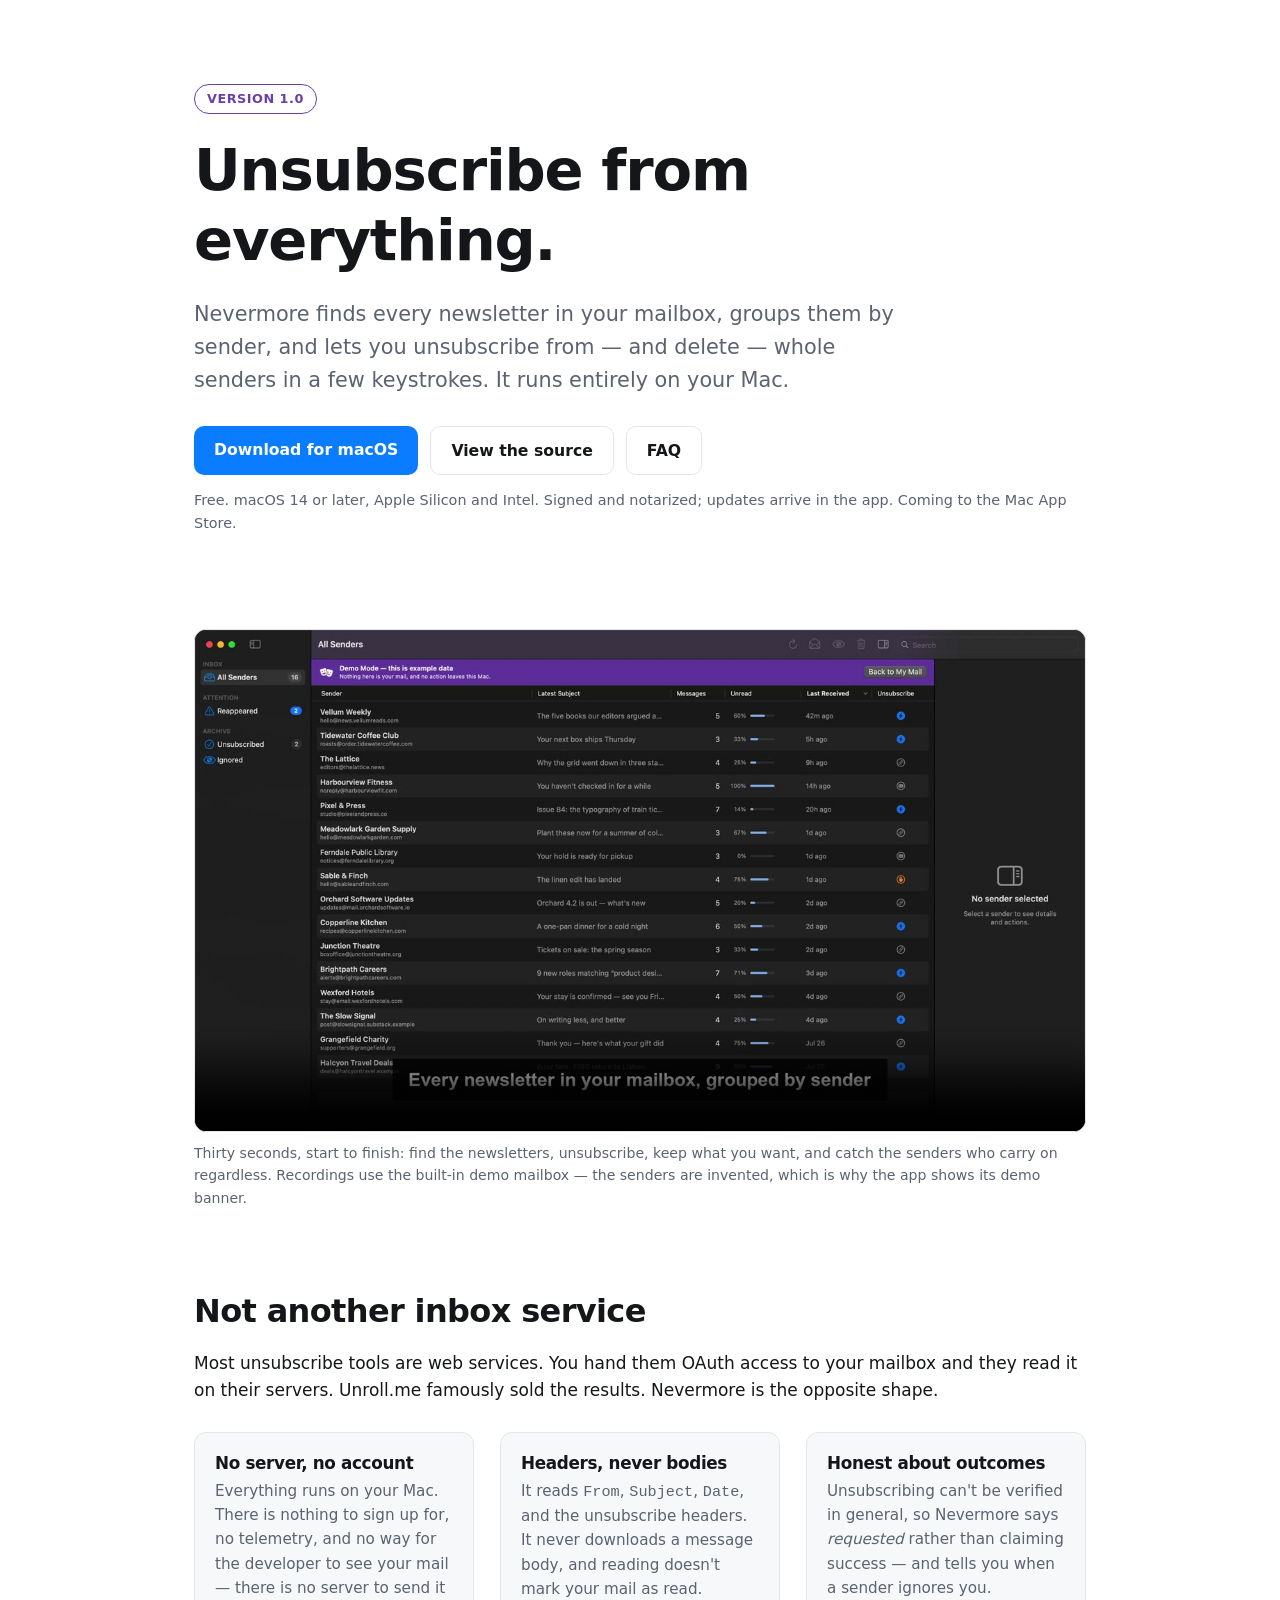
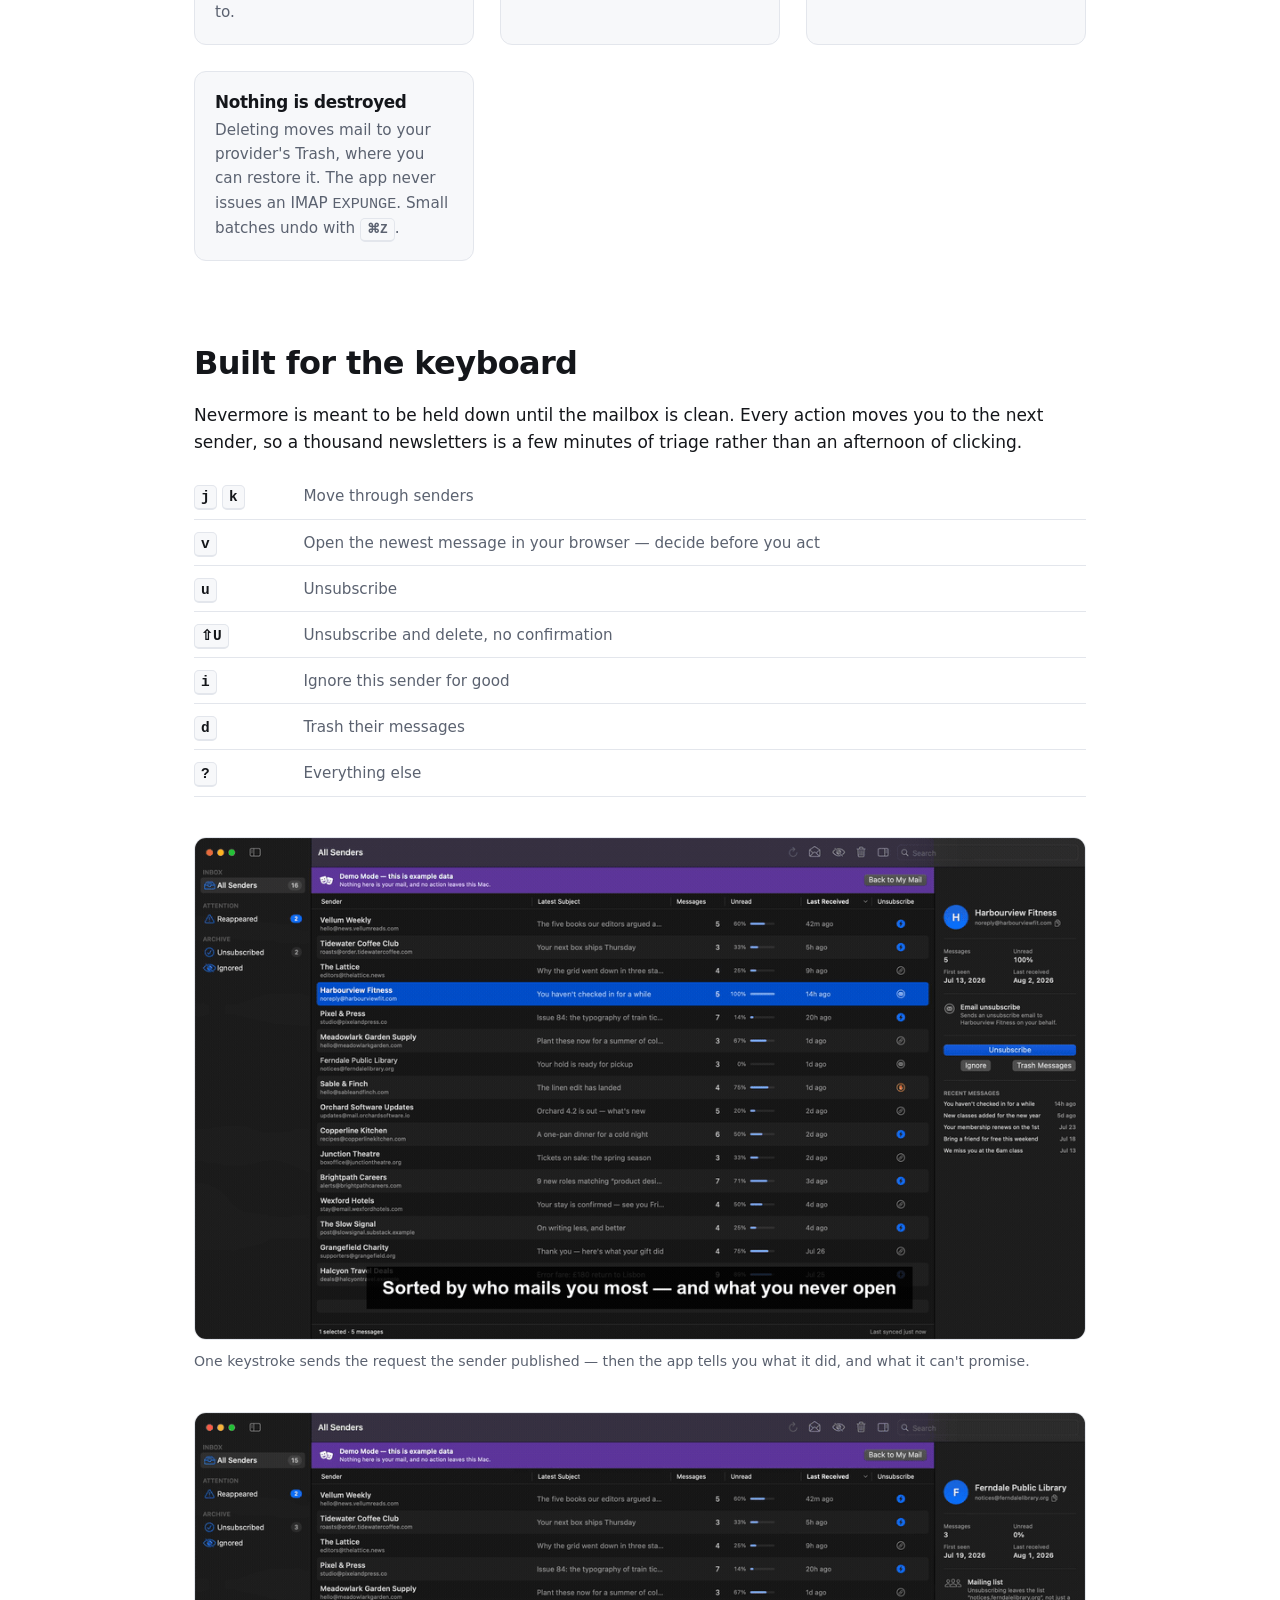
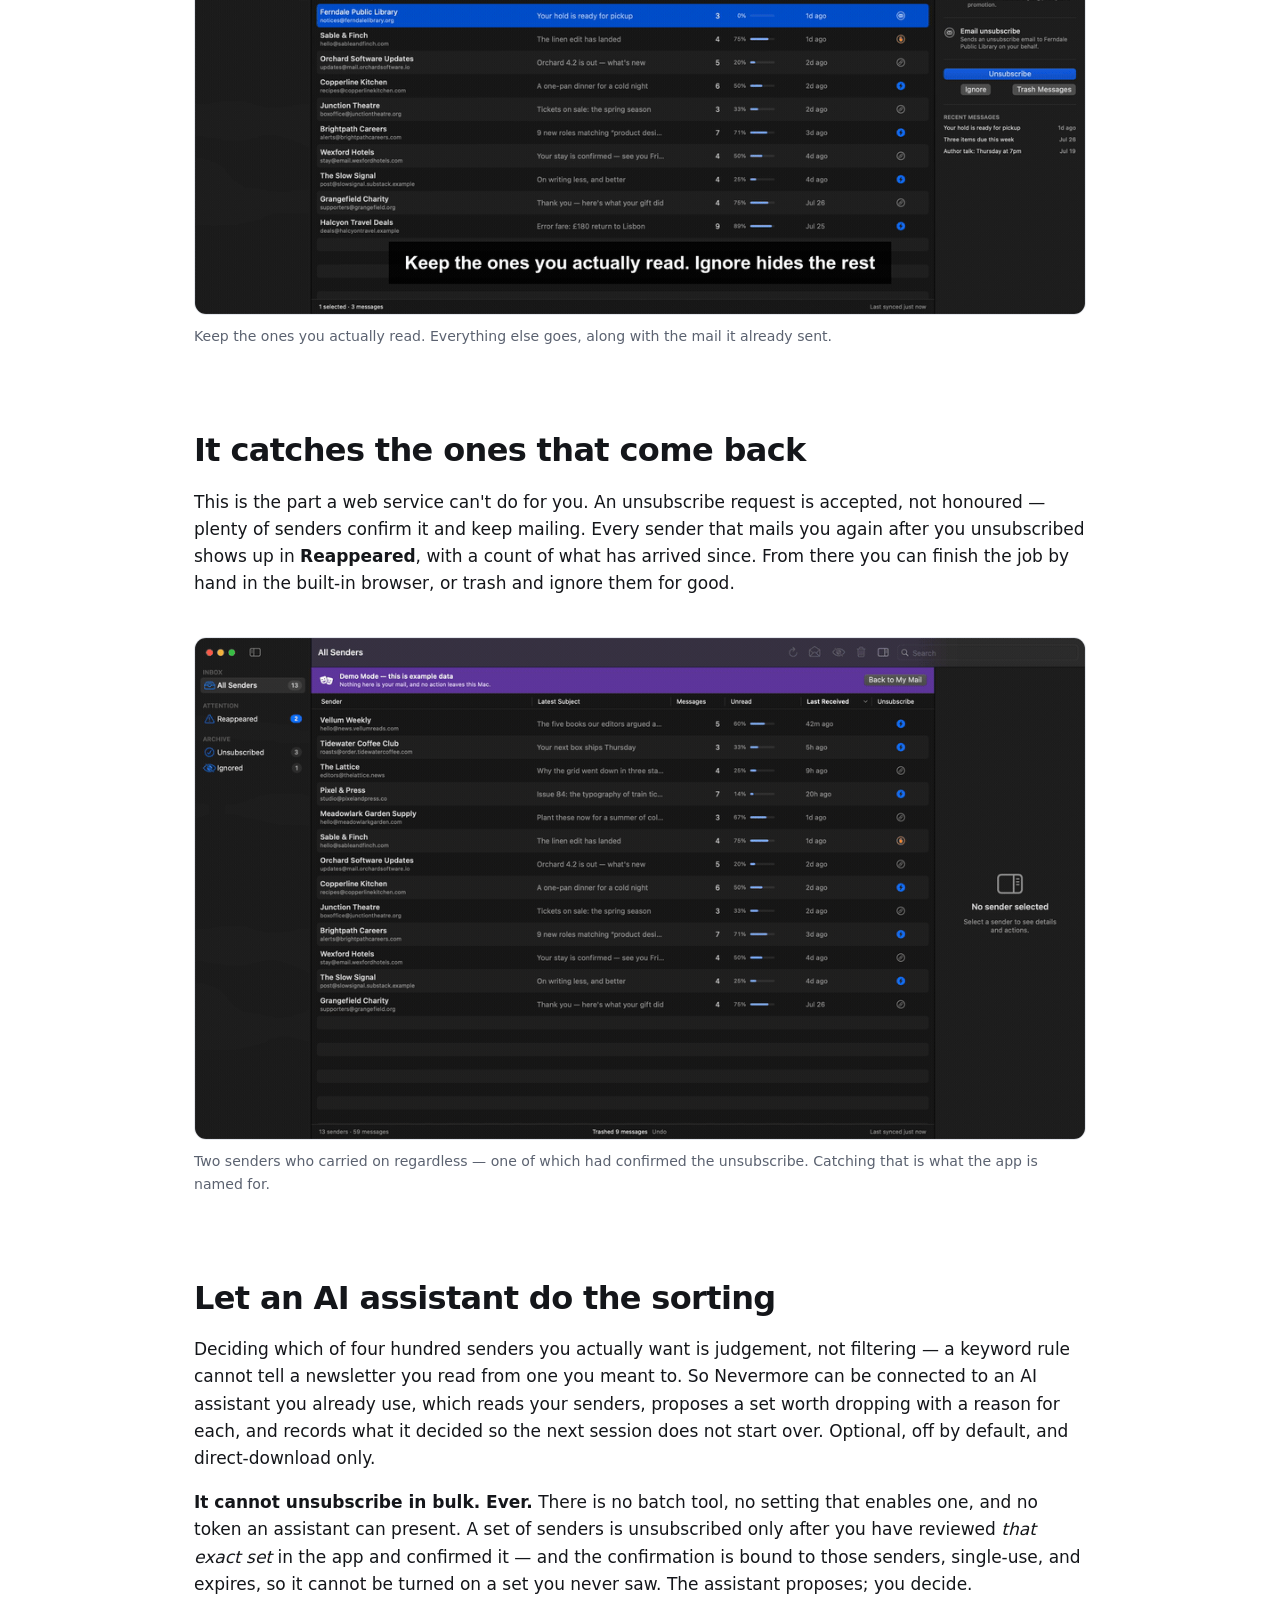
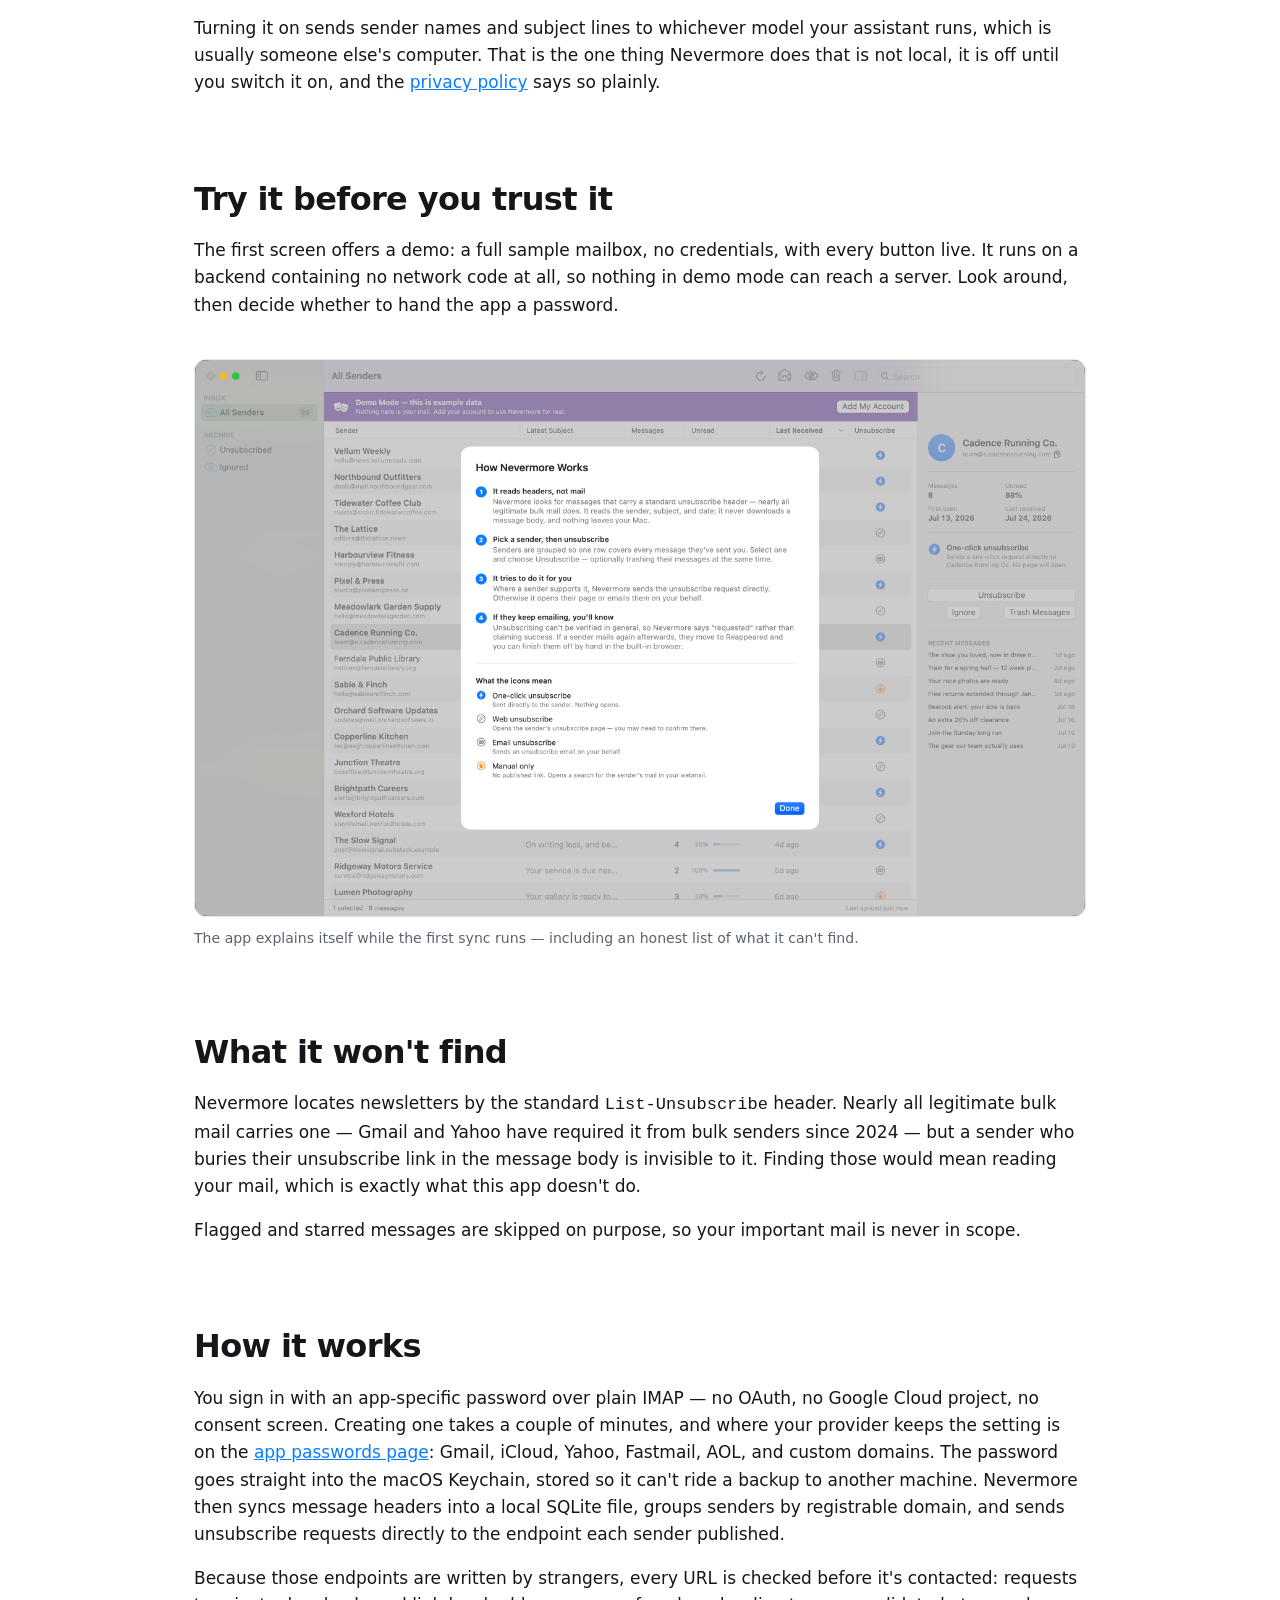
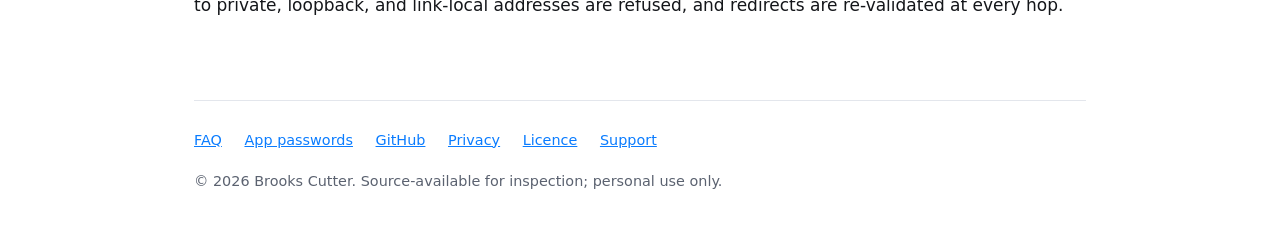
<file: docs/index.html>
<!DOCTYPE html>
<html lang="en">
<head>
<meta charset="utf-8">
<meta name="viewport" content="width=device-width, initial-scale=1">
<title>Nevermore — bulk-unsubscribe from newsletters, on your Mac</title>
<meta name="description" content="A native macOS app that finds every newsletter in your mailbox and unsubscribes in a few keystrokes. Local-first: no server, no account, no telemetry. It reads message headers only, never bodies.">
<meta property="og:title" content="Nevermore">
<meta property="og:description" content="Bulk-unsubscribe from newsletters on your Mac. No server, no account, headers only.">
<meta property="og:type" content="website">
<meta property="og:image" content="media/preview-poster.jpg">
<meta property="og:video" content="media/nevermore-preview-1080.mp4">
<style>
  :root {
    --ink: #14161a;
    --muted: #5b6270;
    --line: #e3e6ec;
    --brand: #0a7cff;
    --plum: #6b3fa8;
    --bg: #fff;
    --panel: #f7f8fa;
  }
  @media (prefers-color-scheme: dark) {
    :root {
      --ink: #e9ecf1; --muted: #9aa3b2; --line: #2a2f3a;
      --bg: #101216; --panel: #171a20;
    }
  }
  * { box-sizing: border-box; }
  body {
    margin: 0; background: var(--bg); color: var(--ink);
    font: 17px/1.6 -apple-system, BlinkMacSystemFont, "SF Pro Text", "Segoe UI", system-ui, sans-serif;
    -webkit-font-smoothing: antialiased;
  }
  .wrap { max-width: 940px; margin: 0 auto; padding: 0 24px; }
  h1, h2, h3 { line-height: 1.2; letter-spacing: -0.02em; }
  h1 { font-size: clamp(2.4rem, 6vw, 3.6rem); margin: 0 0 .4em; }
  h2 { font-size: clamp(1.5rem, 3.4vw, 2rem); margin: 2.6em 0 .6em; }
  h3 { font-size: 1.05rem; margin: 0 0 .3em; }
  p { margin: 0 0 1em; }
  a { color: var(--brand); }
  .lede { font-size: clamp(1.1rem, 2.2vw, 1.3rem); color: var(--muted); max-width: 34em; }
  header { padding: 84px 0 40px; }
  .badge {
    display: inline-block; font-size: .8rem; font-weight: 600; letter-spacing: .04em;
    text-transform: uppercase; color: var(--plum); border: 1px solid var(--plum);
    border-radius: 999px; padding: 4px 12px; margin-bottom: 22px;
  }
  .cta { display: flex; flex-wrap: wrap; gap: 12px; margin: 28px 0 0; }
  .btn {
    display: inline-block; padding: 11px 20px; border-radius: 10px;
    font-weight: 600; text-decoration: none; font-size: .98rem;
  }
  .btn-primary { background: var(--brand); color: #fff; }
  .btn-ghost { border: 1px solid var(--line); color: var(--ink); }
  .note { font-size: .9rem; color: var(--muted); margin-top: 14px; }
  figure { margin: 40px 0; }
  img { max-width: 100%; height: auto; border-radius: 12px; border: 1px solid var(--line); display: block; }
  video { max-width: 100%; height: auto; border-radius: 12px; border: 1px solid var(--line); display: block; background: #000; }
  figcaption { font-size: .88rem; color: var(--muted); margin-top: 10px; }
  .grid { display: grid; gap: 26px; grid-template-columns: repeat(auto-fit, minmax(250px, 1fr)); margin: 28px 0; }
  .card { background: var(--panel); border: 1px solid var(--line); border-radius: 12px; padding: 20px; }
  .card p { font-size: .95rem; color: var(--muted); margin: 0; }
  kbd {
    font: 600 .85em/1 ui-monospace, SFMono-Regular, Menlo, monospace;
    background: var(--panel); border: 1px solid var(--line);
    border-bottom-width: 2px; border-radius: 5px; padding: 3px 6px;
  }
  .keys { list-style: none; padding: 0; }
  .keys li { padding: 9px 0; border-bottom: 1px solid var(--line); display: flex; gap: 16px; align-items: baseline; }
  .keys li span:first-child { flex: 0 0 5.5em; }
  .keys li span:last-child { color: var(--muted); font-size: .95rem; }
  footer { margin: 80px 0 60px; padding-top: 28px; border-top: 1px solid var(--line); font-size: .9rem; color: var(--muted); }
  footer a { margin-right: 18px; }
</style>
</head>
<body>
<div class="wrap">

<header>
  <span class="badge">Version 1.0</span>
  <h1>Unsubscribe from everything.</h1>
  <p class="lede">
    Nevermore finds every newsletter in your mailbox, groups them by sender, and
    lets you unsubscribe from — and delete — whole senders in a few keystrokes.
    It runs entirely on your Mac.
  </p>
  <div class="cta">
    <a class="btn btn-primary" href="https://github.com/brooksc/Nevermore/releases/latest">Download for macOS</a>
    <a class="btn btn-ghost" href="https://github.com/brooksc/Nevermore">View the source</a>
    <a class="btn btn-ghost" href="faq.html">FAQ</a>
  </div>
  <p class="note">
    Free. macOS 14 or later, Apple Silicon and Intel. Signed and notarized;
    updates arrive in the app. Coming to the Mac App Store.
  </p>
</header>

<figure id="demo">
  <video controls playsinline preload="none"
         poster="media/preview-poster.jpg"
         width="1920" height="1080">
    <source src="media/nevermore-preview-1080.mp4" type="video/mp4">
    <track kind="captions" src="media/captions.vtt" srclang="en" label="English" default>
    <img src="screenshots/main-window.png" alt="Nevermore's main window: senders grouped by domain, with an inspector showing one sender's unsubscribe method.">
  </video>
  <figcaption>
    Thirty seconds, start to finish: find the newsletters, unsubscribe, keep what
    you want, and catch the senders who carry on regardless. Recordings use the
    built-in demo mailbox — the senders are invented, which is why the app shows
    its demo banner.
  </figcaption>
</figure>

<h2>Not another inbox service</h2>
<p>
  Most unsubscribe tools are web services. You hand them OAuth access to your
  mailbox and they read it on their servers. Unroll.me famously sold the
  results. Nevermore is the opposite shape.
</p>

<div class="grid">
  <div class="card">
    <h3>No server, no account</h3>
    <p>Everything runs on your Mac. There is nothing to sign up for, no telemetry, and no way for the developer to see your mail — there is no server to send it to.</p>
  </div>
  <div class="card">
    <h3>Headers, never bodies</h3>
    <p>It reads <code>From</code>, <code>Subject</code>, <code>Date</code>, and the unsubscribe headers. It never downloads a message body, and reading doesn't mark your mail as read.</p>
  </div>
  <div class="card">
    <h3>Honest about outcomes</h3>
    <p>Unsubscribing can't be verified in general, so Nevermore says <em>requested</em> rather than claiming success — and tells you when a sender ignores you.</p>
  </div>
  <div class="card">
    <h3>Nothing is destroyed</h3>
    <p>Deleting moves mail to your provider's Trash, where you can restore it. The app never issues an IMAP <code>EXPUNGE</code>. Small batches undo with <kbd>⌘Z</kbd>.</p>
  </div>
</div>

<h2>Built for the keyboard</h2>
<p>
  Nevermore is meant to be held down until the mailbox is clean. Every action
  moves you to the next sender, so a thousand newsletters is a few minutes of
  triage rather than an afternoon of clicking.
</p>
<ul class="keys">
  <li><span><kbd>j</kbd> <kbd>k</kbd></span><span>Move through senders</span></li>
  <li><span><kbd>v</kbd></span><span>Open the newest message in your browser — decide before you act</span></li>
  <li><span><kbd>u</kbd></span><span>Unsubscribe</span></li>
  <li><span><kbd>⇧U</kbd></span><span>Unsubscribe and delete, no confirmation</span></li>
  <li><span><kbd>i</kbd></span><span>Ignore this sender for good</span></li>
  <li><span><kbd>d</kbd></span><span>Trash their messages</span></li>
  <li><span><kbd>?</kbd></span><span>Everything else</span></li>
</ul>

<figure>
  <img src="media/unsubscribe.gif" alt="Moving down the sender list with j, then pressing u to unsubscribe. A confirmation appears, then a result saying the request was sent.">
  <figcaption>
    One keystroke sends the request the sender published — then the app tells you
    what it did, and what it can't promise.
  </figcaption>
</figure>

<figure>
  <img src="media/triage.gif" alt="Ignoring a sender so it disappears from the list, then trashing every message from another sender.">
  <figcaption>
    Keep the ones you actually read. Everything else goes, along with the mail
    it already sent.
  </figcaption>
</figure>

<h2>It catches the ones that come back</h2>
<p>
  This is the part a web service can't do for you. An unsubscribe request is
  accepted, not honoured — plenty of senders confirm it and keep mailing. Every
  sender that mails you again after you unsubscribed shows up in
  <strong>Reappeared</strong>, with a count of what has arrived since. From
  there you can finish the job by hand in the built-in browser, or trash and
  ignore them for good.
</p>

<figure>
  <img src="media/reappeared.gif" alt="The Reappeared collection listing two senders with counts of new messages received since the unsubscribe.">
  <figcaption>
    Two senders who carried on regardless — one of which had confirmed the
    unsubscribe. Catching that is what the app is named for.
  </figcaption>
</figure>

<h2>Let an AI assistant do the sorting</h2>
<p>
  Deciding which of four hundred senders you actually want is judgement, not
  filtering — a keyword rule cannot tell a newsletter you read from one you
  meant to. So Nevermore can be connected to an AI assistant you already use,
  which reads your senders, proposes a set worth dropping with a reason for
  each, and records what it decided so the next session does not start over.
  Optional, off by default, and direct-download only.
</p>
<p>
  <strong>It cannot unsubscribe in bulk. Ever.</strong> There is no batch tool,
  no setting that enables one, and no token an assistant can present. A set of
  senders is unsubscribed only after you have reviewed <em>that exact set</em>
  in the app and confirmed it — and the confirmation is bound to those senders,
  single-use, and expires, so it cannot be turned on a set you never saw. The
  assistant proposes; you decide.
</p>
<p>
  Turning it on sends sender names and subject lines to whichever model your
  assistant runs, which is usually someone else's computer. That is the one
  thing Nevermore does that is not local, it is off until you switch it on, and
  the <a href="privacy.html">privacy policy</a> says so plainly.
</p>

<h2>Try it before you trust it</h2>
<p>
  The first screen offers a demo: a full sample mailbox, no credentials, with
  every button live. It runs on a backend containing no network code at all, so
  nothing in demo mode can reach a server. Look around, then decide whether to
  hand the app a password.
</p>

<figure>
  <img src="screenshots/how-it-works.png" alt="The How Nevermore Works sheet, explaining the four steps and what each unsubscribe-method icon means.">
  <figcaption>The app explains itself while the first sync runs — including an honest list of what it can't find.</figcaption>
</figure>

<h2>What it won't find</h2>
<p>
  Nevermore locates newsletters by the standard <code>List-Unsubscribe</code>
  header. Nearly all legitimate bulk mail carries one — Gmail and Yahoo have
  required it from bulk senders since 2024 — but a sender who buries their
  unsubscribe link in the message body is invisible to it. Finding those would
  mean reading your mail, which is exactly what this app doesn't do.
</p>
<p>
  Flagged and starred messages are skipped on purpose, so your important mail is
  never in scope.
</p>

<h2>How it works</h2>
<p>
  You sign in with an app-specific password over plain IMAP — no OAuth, no
  Google Cloud project, no consent screen. Creating one takes a couple of
  minutes, and where your provider keeps the setting is on the
  <a href="app-passwords.html">app passwords page</a>: Gmail, iCloud, Yahoo,
  Fastmail, AOL, and custom domains. The password goes straight into the
  macOS Keychain, stored so it can't ride a backup to another machine. Nevermore
  then syncs message headers into a local SQLite file, groups senders by
  registrable domain, and sends unsubscribe requests directly to the endpoint
  each sender published.
</p>
<p>
  Because those endpoints are written by strangers, every URL is checked before
  it's contacted: requests to private, loopback, and link-local addresses are
  refused, and redirects are re-validated at every hop.
</p>

<footer>
  <a href="faq.html">FAQ</a>
  <a href="app-passwords.html">App passwords</a>
  <a href="https://github.com/brooksc/Nevermore">GitHub</a>
  <a href="privacy.html">Privacy</a>
  <a href="https://github.com/brooksc/Nevermore/blob/main/LICENSE">Licence</a>
  <a href="support.html">Support</a>
  <p style="margin-top:18px">© 2026 Brooks Cutter. Source-available for inspection; personal use only.</p>
</footer>

</div>
</body>
</html>
</file>
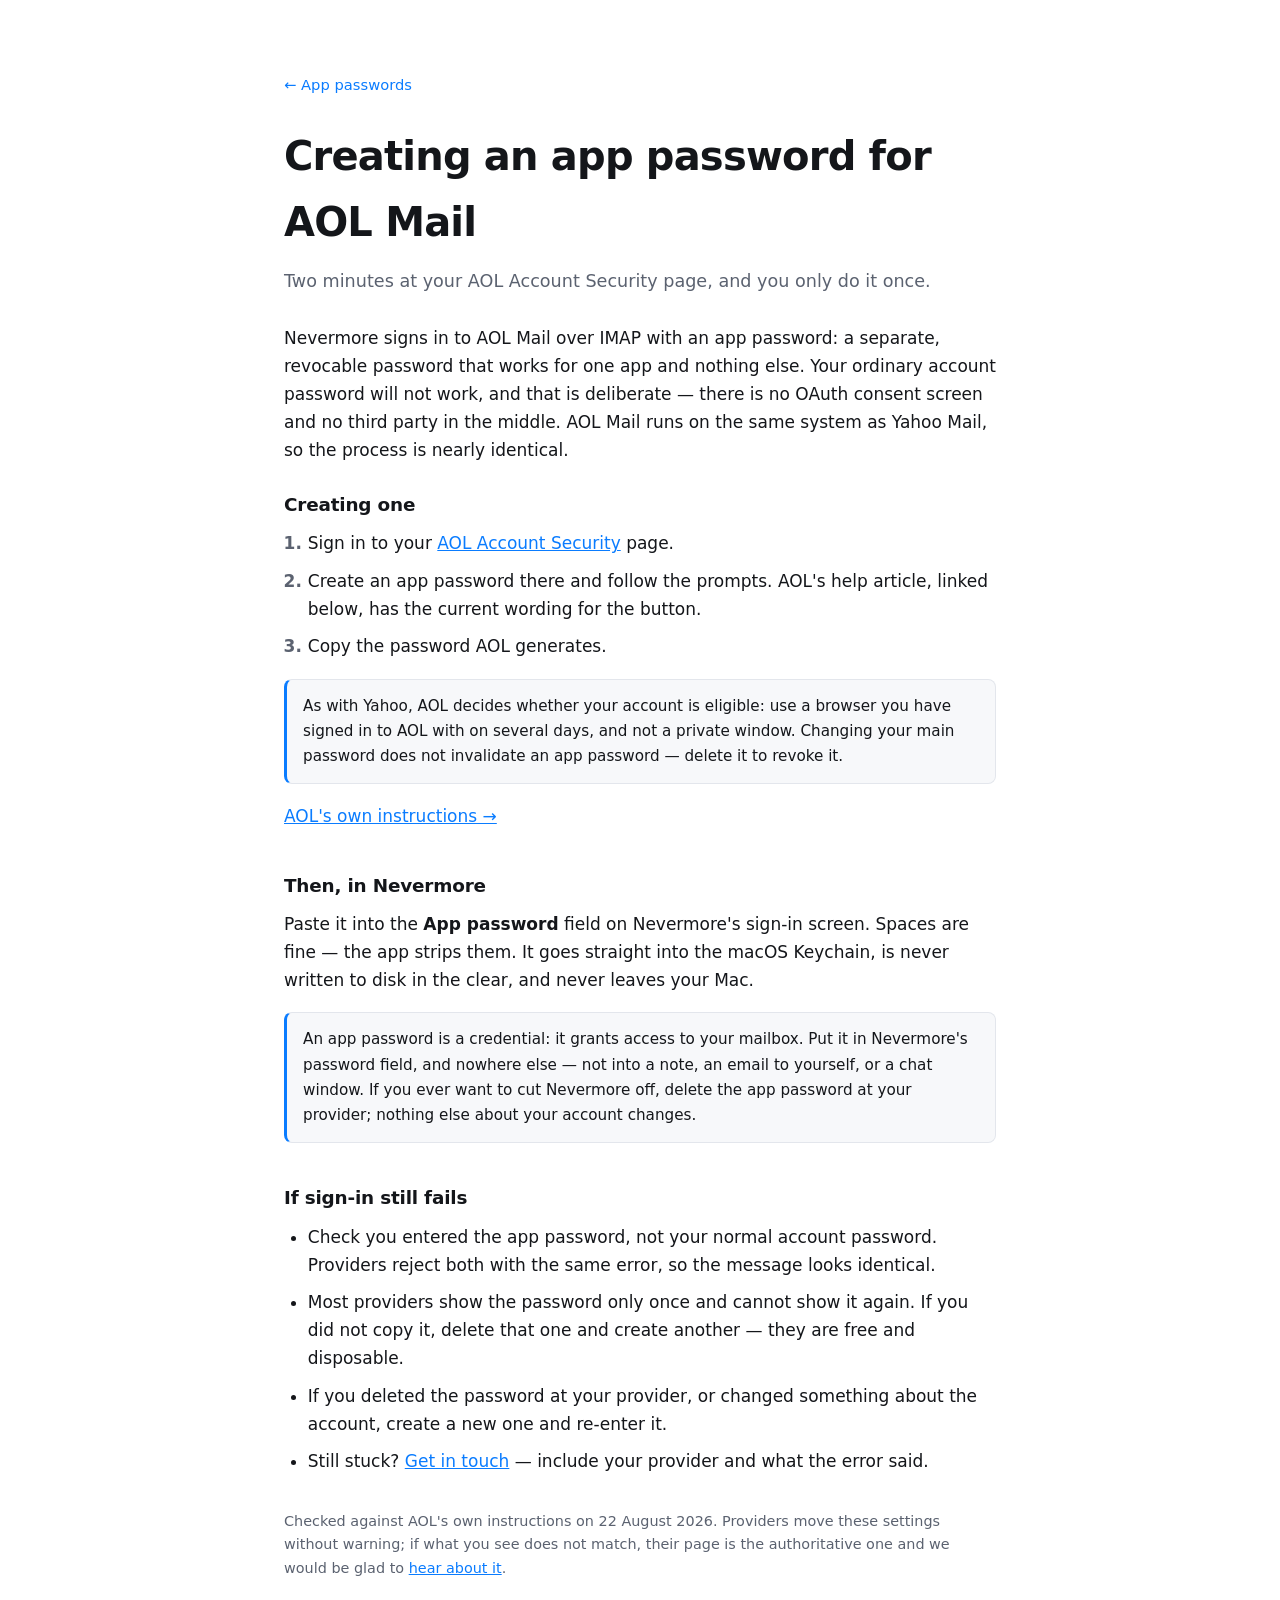
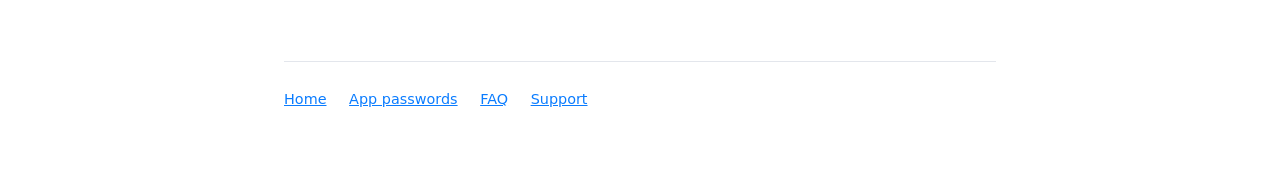
<file: docs/app-password-aol.html>
<!DOCTYPE html>
<html lang="en">
<head>
<meta charset="utf-8">
<meta name="viewport" content="width=device-width, initial-scale=1">
<title>Nevermore — App password for AOL Mail</title>
<meta name="description" content="How to create an app password for AOL Mail so Nevermore can sign in over IMAP.">
<link rel="stylesheet" href="app-password.css">
</head>
<body>
<div class="wrap">

<header>
  <a class="back" href="app-passwords.html">← App passwords</a>
  <h1>Creating an app password for AOL Mail</h1>
  <p class="lede">Two minutes at your AOL Account Security page, and you only do it once.</p>
</header>

<p>
  Nevermore signs in to AOL Mail over IMAP with an app password: a separate,
  revocable password that works for one app and nothing else. Your ordinary
  account password will not work, and that is deliberate — there is no OAuth
  consent screen and no third party in the middle. AOL Mail runs on the same system as Yahoo Mail, so the process is nearly identical.
</p>

<h2>Creating one</h2>
<ol>
  <li>Sign in to your <a href="https://login.aol.com/account/security">AOL Account Security</a> page.</li>
  <li>Create an app password there and follow the prompts. AOL's help article, linked below, has the current wording for the button.</li>
  <li>Copy the password AOL generates.</li>
</ol>

<div class="note">As with Yahoo, AOL decides whether your account is eligible: use a browser you have signed in to AOL with on several days, and not a private window. Changing your main password does not invalidate an app password — delete it to revoke it.</div>

<p><a href="https://help.aol.com/articles/create-and-manage-app-password">AOL's own instructions →</a></p>

<h2>Then, in Nevermore</h2>
<p>
  Paste it into the <strong>App password</strong> field on Nevermore's sign-in
  screen. Spaces are fine — the app strips them. It goes straight into the macOS
  Keychain, is never written to disk in the clear, and never leaves your Mac.
</p>
<div class="note">
  An app password is a credential: it grants access to your mailbox. Put it in
  Nevermore's password field, and nowhere else — not into a note, an email to
  yourself, or a chat window. If you ever want to cut Nevermore off, delete the
  app password at your provider; nothing else about your account changes.
</div>

<h2>If sign-in still fails</h2>
<ul>
  <li>Check you entered the app password, not your normal account password. Providers reject both with the same error, so the message looks identical.</li>
  <li>Most providers show the password only once and cannot show it again. If you did not copy it, delete that one and create another — they are free and disposable.</li>
  <li>If you deleted the password at your provider, or changed something about the account, create a new one and re-enter it.</li>
  <li>Still stuck? <a href="support.html">Get in touch</a> — include your provider and what the error said.</li>
</ul>

<p class="stamp">
  Checked against AOL's own instructions on 22 August 2026. Providers move these
  settings without warning; if what you see does not match, their page is the
  authoritative one and we would be glad to
  <a href="support.html">hear about it</a>.
</p>


<footer>
  <a href="./">Home</a>
  <a href="app-passwords.html">App passwords</a>
  <a href="faq.html">FAQ</a>
  <a href="support.html">Support</a>
</footer>

</div>
</body>
</html>
</file>
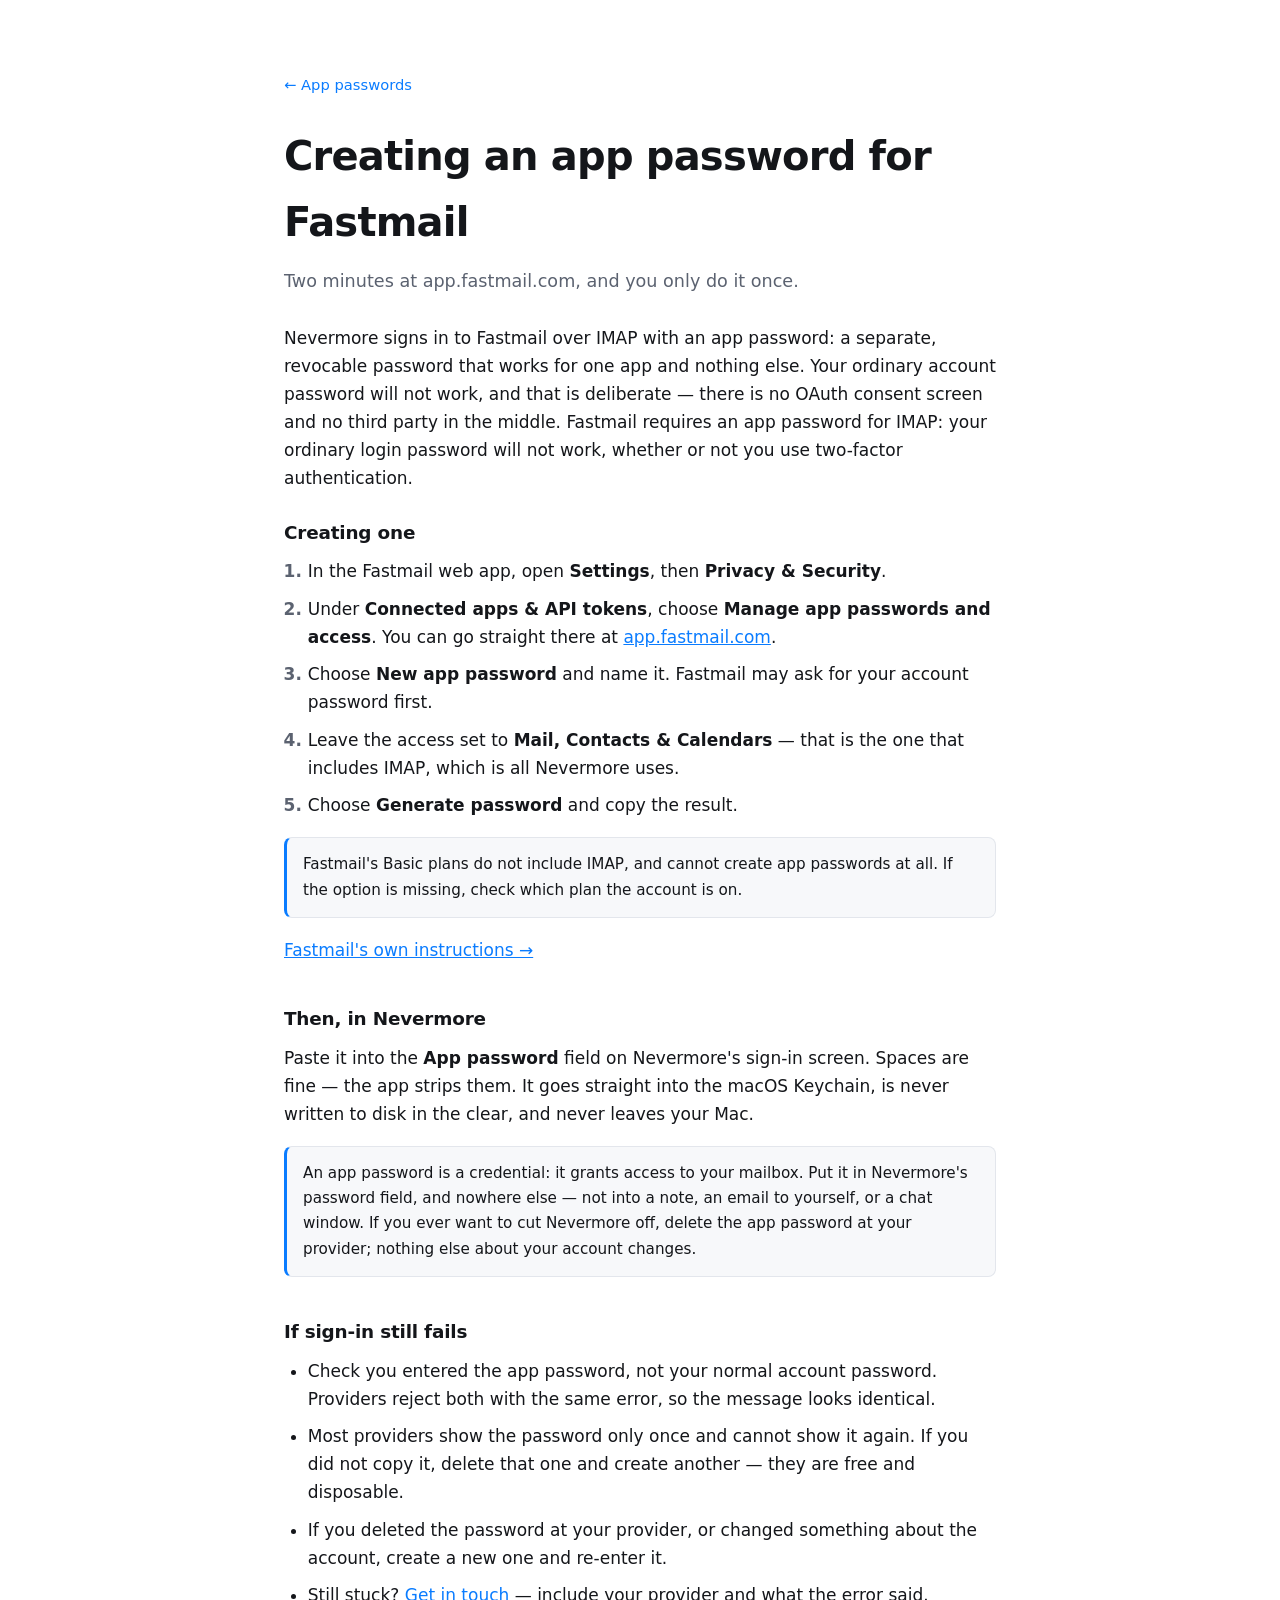
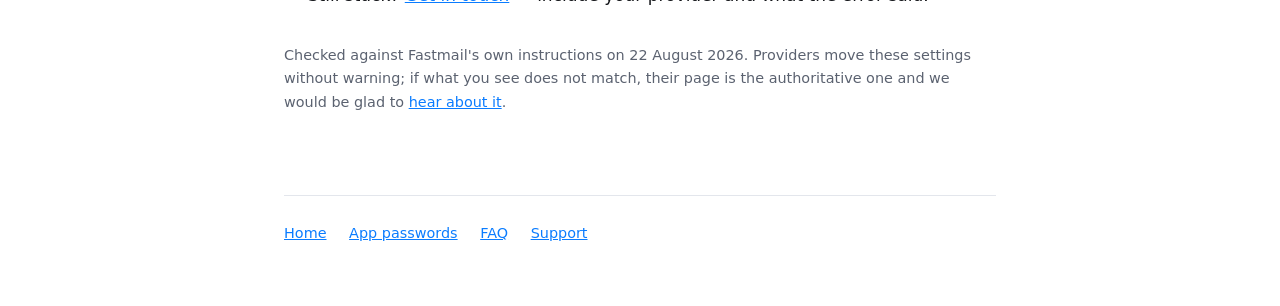
<file: docs/app-password-fastmail.html>
<!DOCTYPE html>
<html lang="en">
<head>
<meta charset="utf-8">
<meta name="viewport" content="width=device-width, initial-scale=1">
<title>Nevermore — App password for Fastmail</title>
<meta name="description" content="How to create an app password for Fastmail so Nevermore can sign in over IMAP.">
<link rel="stylesheet" href="app-password.css">
</head>
<body>
<div class="wrap">

<header>
  <a class="back" href="app-passwords.html">← App passwords</a>
  <h1>Creating an app password for Fastmail</h1>
  <p class="lede">Two minutes at app.fastmail.com, and you only do it once.</p>
</header>

<p>
  Nevermore signs in to Fastmail over IMAP with an app password: a separate,
  revocable password that works for one app and nothing else. Your ordinary
  account password will not work, and that is deliberate — there is no OAuth
  consent screen and no third party in the middle. Fastmail requires an app password for IMAP: your ordinary login password will not work, whether or not you use two-factor authentication.
</p>

<h2>Creating one</h2>
<ol>
  <li>In the Fastmail web app, open <strong>Settings</strong>, then <strong>Privacy &amp; Security</strong>.</li>
  <li>Under <strong>Connected apps &amp; API tokens</strong>, choose <strong>Manage app passwords and access</strong>. You can go straight there at <a href="https://app.fastmail.com/settings/security/apppasswords">app.fastmail.com</a>.</li>
  <li>Choose <strong>New app password</strong> and name it. Fastmail may ask for your account password first.</li>
  <li>Leave the access set to <strong>Mail, Contacts &amp; Calendars</strong> — that is the one that includes IMAP, which is all Nevermore uses.</li>
  <li>Choose <strong>Generate password</strong> and copy the result.</li>
</ol>

<div class="note">Fastmail's Basic plans do not include IMAP, and cannot create app passwords at all. If the option is missing, check which plan the account is on.</div>

<p><a href="https://www.fastmail.help/hc/en-us/articles/360058752854">Fastmail's own instructions →</a></p>

<h2>Then, in Nevermore</h2>
<p>
  Paste it into the <strong>App password</strong> field on Nevermore's sign-in
  screen. Spaces are fine — the app strips them. It goes straight into the macOS
  Keychain, is never written to disk in the clear, and never leaves your Mac.
</p>
<div class="note">
  An app password is a credential: it grants access to your mailbox. Put it in
  Nevermore's password field, and nowhere else — not into a note, an email to
  yourself, or a chat window. If you ever want to cut Nevermore off, delete the
  app password at your provider; nothing else about your account changes.
</div>

<h2>If sign-in still fails</h2>
<ul>
  <li>Check you entered the app password, not your normal account password. Providers reject both with the same error, so the message looks identical.</li>
  <li>Most providers show the password only once and cannot show it again. If you did not copy it, delete that one and create another — they are free and disposable.</li>
  <li>If you deleted the password at your provider, or changed something about the account, create a new one and re-enter it.</li>
  <li>Still stuck? <a href="support.html">Get in touch</a> — include your provider and what the error said.</li>
</ul>

<p class="stamp">
  Checked against Fastmail's own instructions on 22 August 2026. Providers move these
  settings without warning; if what you see does not match, their page is the
  authoritative one and we would be glad to
  <a href="support.html">hear about it</a>.
</p>


<footer>
  <a href="./">Home</a>
  <a href="app-passwords.html">App passwords</a>
  <a href="faq.html">FAQ</a>
  <a href="support.html">Support</a>
</footer>

</div>
</body>
</html>
</file>
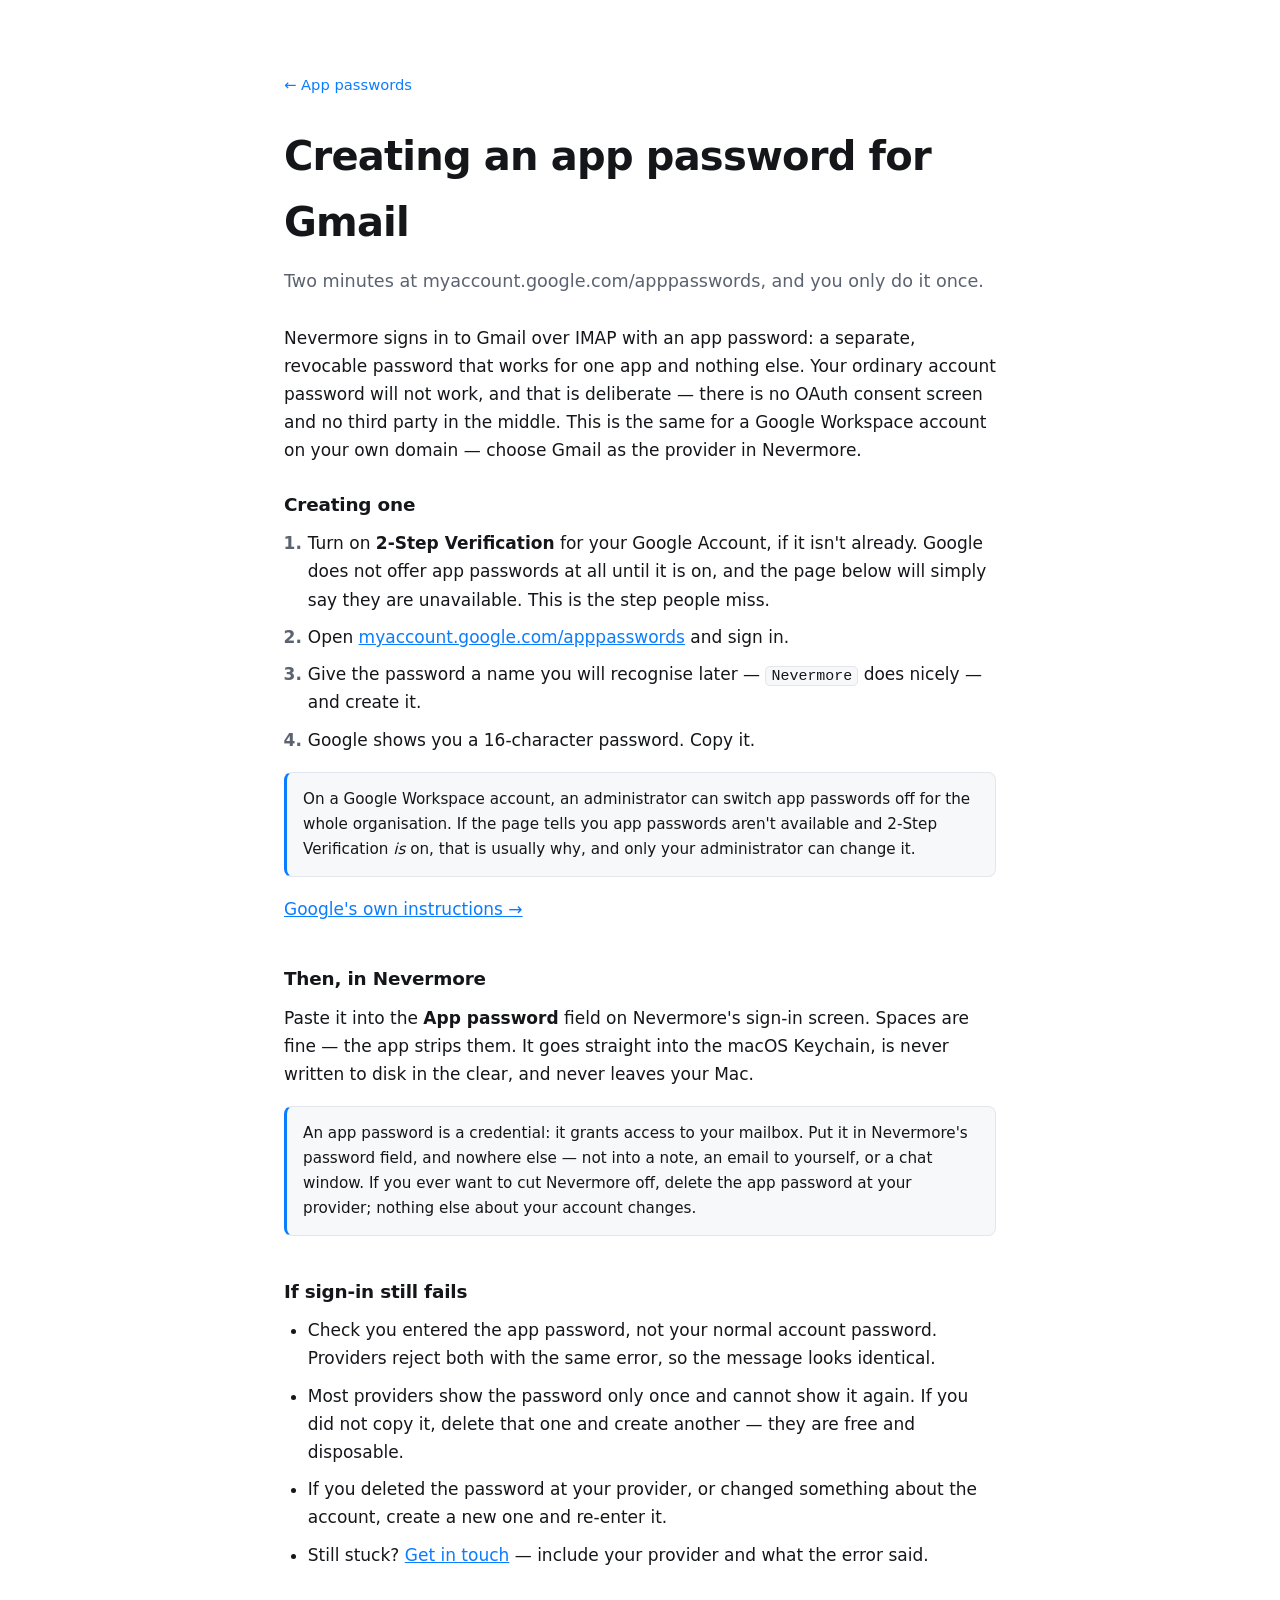
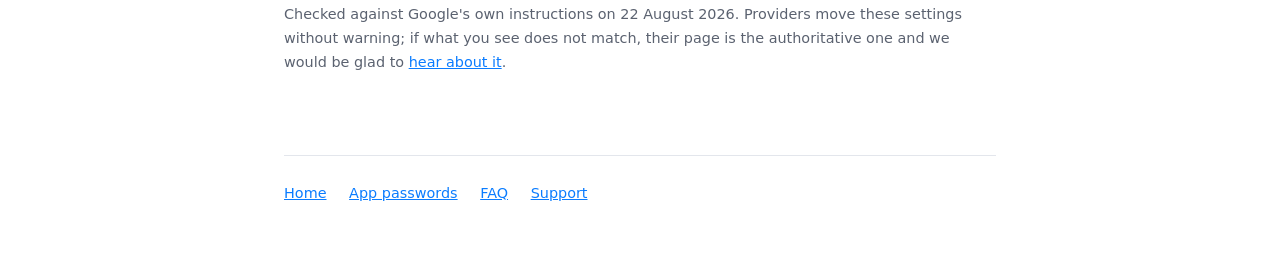
<file: docs/app-password-gmail.html>
<!DOCTYPE html>
<html lang="en">
<head>
<meta charset="utf-8">
<meta name="viewport" content="width=device-width, initial-scale=1">
<title>Nevermore — App password for Gmail</title>
<meta name="description" content="How to create an app password for Gmail so Nevermore can sign in over IMAP.">
<link rel="stylesheet" href="app-password.css">
</head>
<body>
<div class="wrap">

<header>
  <a class="back" href="app-passwords.html">← App passwords</a>
  <h1>Creating an app password for Gmail</h1>
  <p class="lede">Two minutes at myaccount.google.com/apppasswords, and you only do it once.</p>
</header>

<p>
  Nevermore signs in to Gmail over IMAP with an app password: a separate,
  revocable password that works for one app and nothing else. Your ordinary
  account password will not work, and that is deliberate — there is no OAuth
  consent screen and no third party in the middle. This is the same for a Google Workspace account on your own domain — choose Gmail as the provider in Nevermore.
</p>

<h2>Creating one</h2>
<ol>
  <li>Turn on <strong>2-Step Verification</strong> for your Google Account, if it isn't already. Google does not offer app passwords at all until it is on, and the page below will simply say they are unavailable. This is the step people miss.</li>
  <li>Open <a href="https://myaccount.google.com/apppasswords">myaccount.google.com/apppasswords</a> and sign in.</li>
  <li>Give the password a name you will recognise later — <code>Nevermore</code> does nicely — and create it.</li>
  <li>Google shows you a 16-character password. Copy it.</li>
</ol>

<div class="note">On a Google Workspace account, an administrator can switch app passwords off for the whole organisation. If the page tells you app passwords aren't available and 2-Step Verification <em>is</em> on, that is usually why, and only your administrator can change it.</div>

<p><a href="https://support.google.com/accounts/answer/185833">Google's own instructions →</a></p>

<h2>Then, in Nevermore</h2>
<p>
  Paste it into the <strong>App password</strong> field on Nevermore's sign-in
  screen. Spaces are fine — the app strips them. It goes straight into the macOS
  Keychain, is never written to disk in the clear, and never leaves your Mac.
</p>
<div class="note">
  An app password is a credential: it grants access to your mailbox. Put it in
  Nevermore's password field, and nowhere else — not into a note, an email to
  yourself, or a chat window. If you ever want to cut Nevermore off, delete the
  app password at your provider; nothing else about your account changes.
</div>

<h2>If sign-in still fails</h2>
<ul>
  <li>Check you entered the app password, not your normal account password. Providers reject both with the same error, so the message looks identical.</li>
  <li>Most providers show the password only once and cannot show it again. If you did not copy it, delete that one and create another — they are free and disposable.</li>
  <li>If you deleted the password at your provider, or changed something about the account, create a new one and re-enter it.</li>
  <li>Still stuck? <a href="support.html">Get in touch</a> — include your provider and what the error said.</li>
</ul>

<p class="stamp">
  Checked against Google's own instructions on 22 August 2026. Providers move these
  settings without warning; if what you see does not match, their page is the
  authoritative one and we would be glad to
  <a href="support.html">hear about it</a>.
</p>


<footer>
  <a href="./">Home</a>
  <a href="app-passwords.html">App passwords</a>
  <a href="faq.html">FAQ</a>
  <a href="support.html">Support</a>
</footer>

</div>
</body>
</html>
</file>
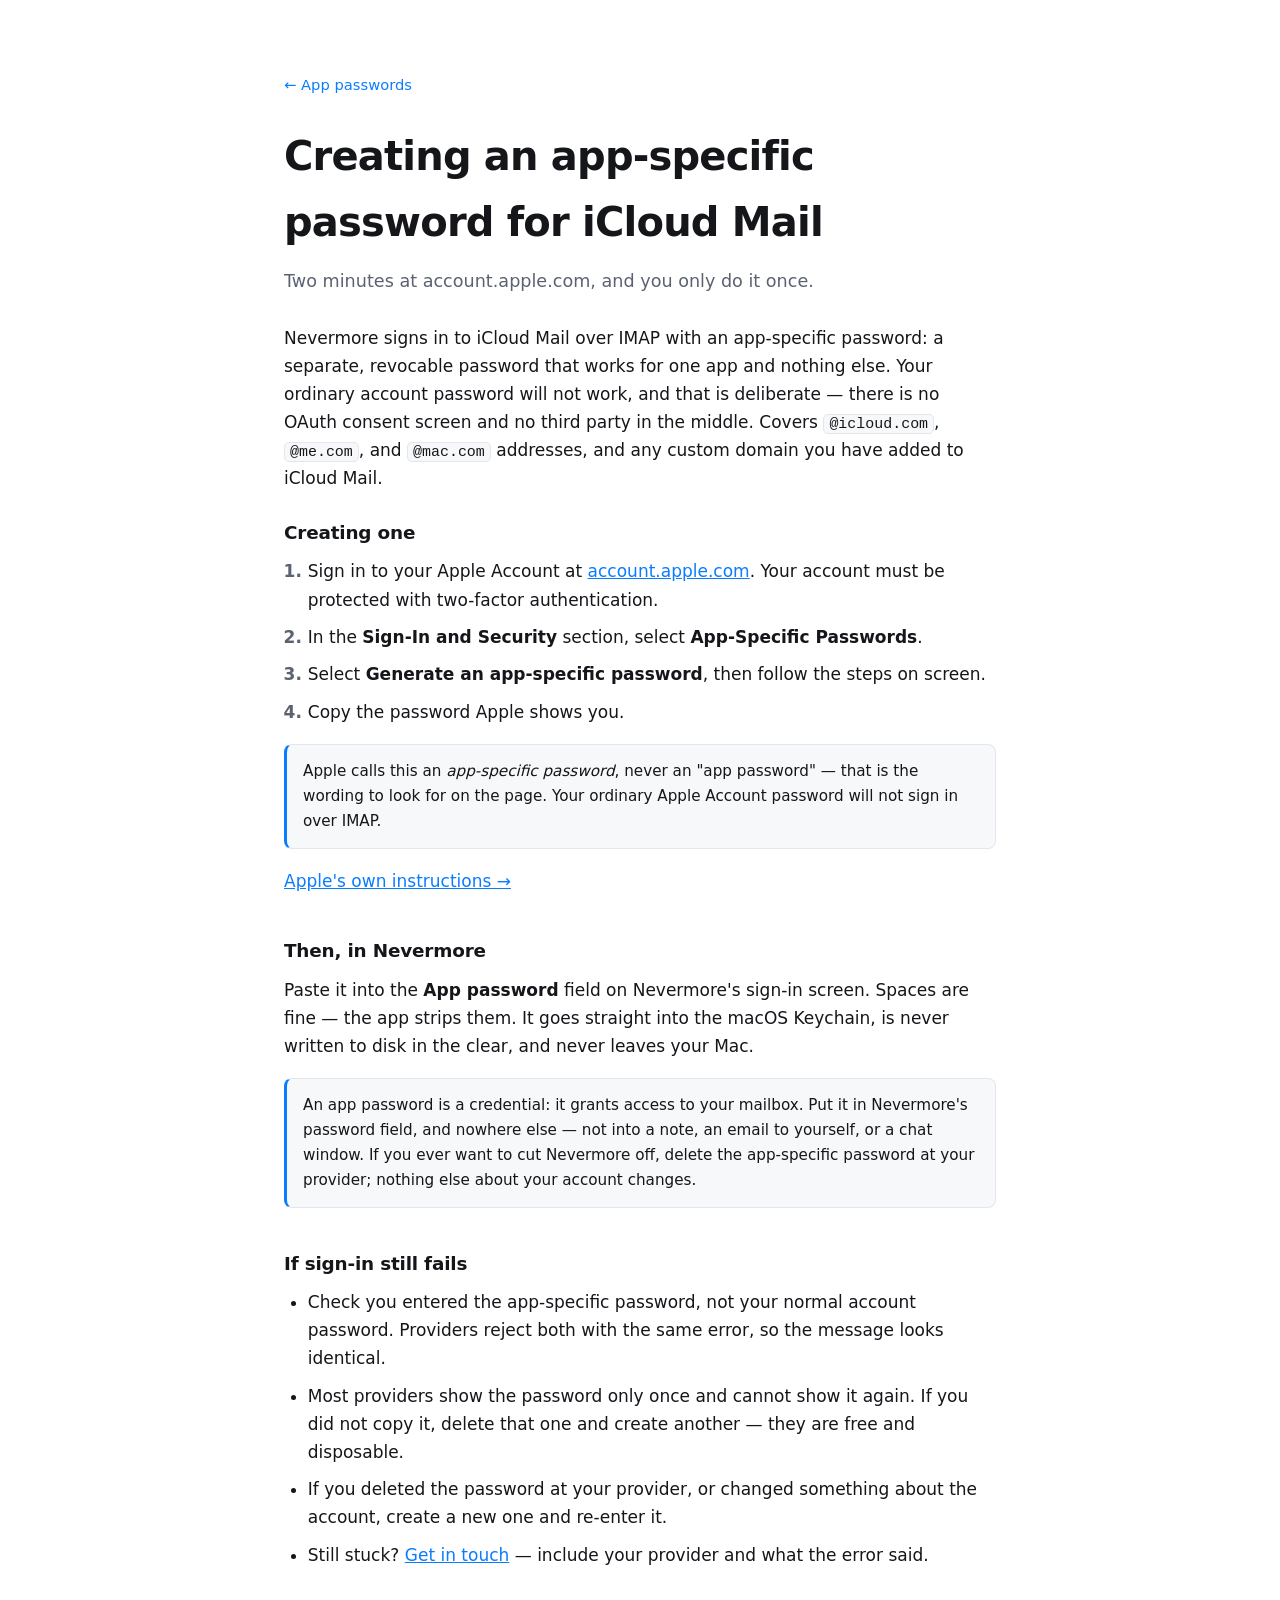
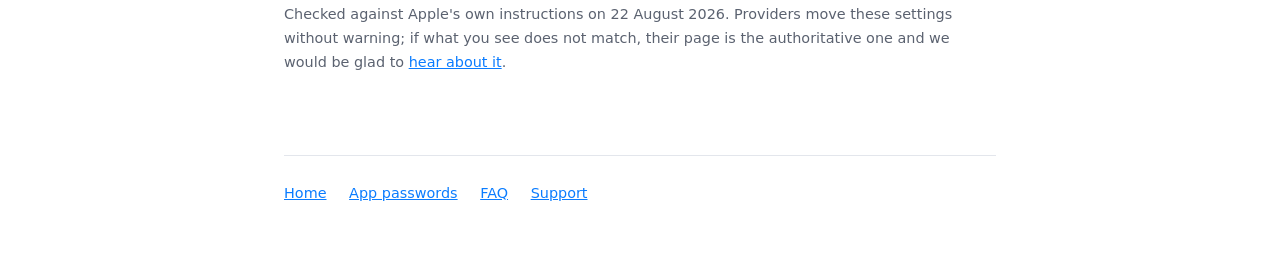
<file: docs/app-password-icloud.html>
<!DOCTYPE html>
<html lang="en">
<head>
<meta charset="utf-8">
<meta name="viewport" content="width=device-width, initial-scale=1">
<title>Nevermore — App password for iCloud Mail</title>
<meta name="description" content="How to create an app-specific password for iCloud Mail so Nevermore can sign in over IMAP.">
<link rel="stylesheet" href="app-password.css">
</head>
<body>
<div class="wrap">

<header>
  <a class="back" href="app-passwords.html">← App passwords</a>
  <h1>Creating an app-specific password for iCloud Mail</h1>
  <p class="lede">Two minutes at account.apple.com, and you only do it once.</p>
</header>

<p>
  Nevermore signs in to iCloud Mail over IMAP with an app-specific password: a separate,
  revocable password that works for one app and nothing else. Your ordinary
  account password will not work, and that is deliberate — there is no OAuth
  consent screen and no third party in the middle. Covers <code>@icloud.com</code>, <code>@me.com</code>, and <code>@mac.com</code> addresses, and any custom domain you have added to iCloud Mail.
</p>

<h2>Creating one</h2>
<ol>
  <li>Sign in to your Apple Account at <a href="https://account.apple.com/account/manage">account.apple.com</a>. Your account must be protected with two-factor authentication.</li>
  <li>In the <strong>Sign-In and Security</strong> section, select <strong>App-Specific Passwords</strong>.</li>
  <li>Select <strong>Generate an app-specific password</strong>, then follow the steps on screen.</li>
  <li>Copy the password Apple shows you.</li>
</ol>

<div class="note">Apple calls this an <em>app-specific password</em>, never an "app password" — that is the wording to look for on the page. Your ordinary Apple Account password will not sign in over IMAP.</div>

<p><a href="https://support.apple.com/en-us/102654">Apple's own instructions →</a></p>

<h2>Then, in Nevermore</h2>
<p>
  Paste it into the <strong>App password</strong> field on Nevermore's sign-in
  screen. Spaces are fine — the app strips them. It goes straight into the macOS
  Keychain, is never written to disk in the clear, and never leaves your Mac.
</p>
<div class="note">
  An app password is a credential: it grants access to your mailbox. Put it in
  Nevermore's password field, and nowhere else — not into a note, an email to
  yourself, or a chat window. If you ever want to cut Nevermore off, delete the
  app-specific password at your provider; nothing else about your account changes.
</div>

<h2>If sign-in still fails</h2>
<ul>
  <li>Check you entered the app-specific password, not your normal account password. Providers reject both with the same error, so the message looks identical.</li>
  <li>Most providers show the password only once and cannot show it again. If you did not copy it, delete that one and create another — they are free and disposable.</li>
  <li>If you deleted the password at your provider, or changed something about the account, create a new one and re-enter it.</li>
  <li>Still stuck? <a href="support.html">Get in touch</a> — include your provider and what the error said.</li>
</ul>

<p class="stamp">
  Checked against Apple's own instructions on 22 August 2026. Providers move these
  settings without warning; if what you see does not match, their page is the
  authoritative one and we would be glad to
  <a href="support.html">hear about it</a>.
</p>


<footer>
  <a href="./">Home</a>
  <a href="app-passwords.html">App passwords</a>
  <a href="faq.html">FAQ</a>
  <a href="support.html">Support</a>
</footer>

</div>
</body>
</html>
</file>
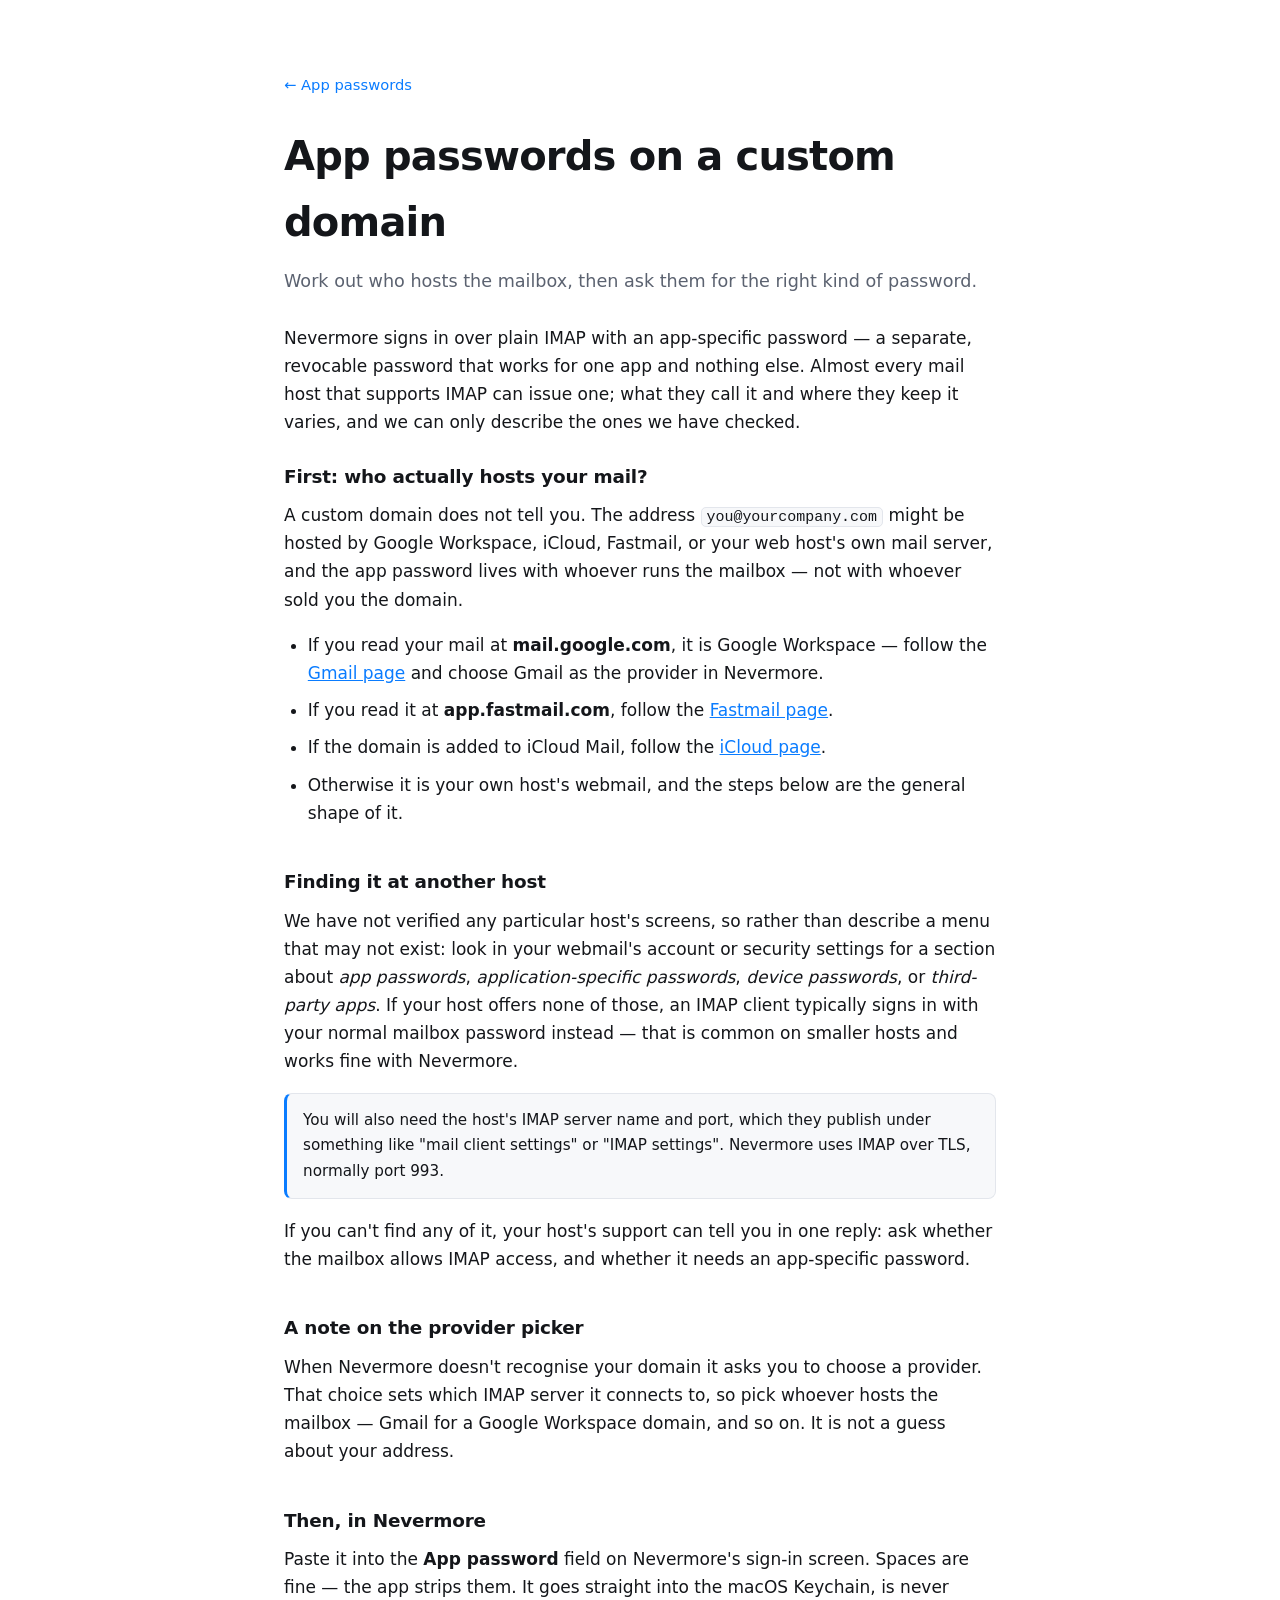
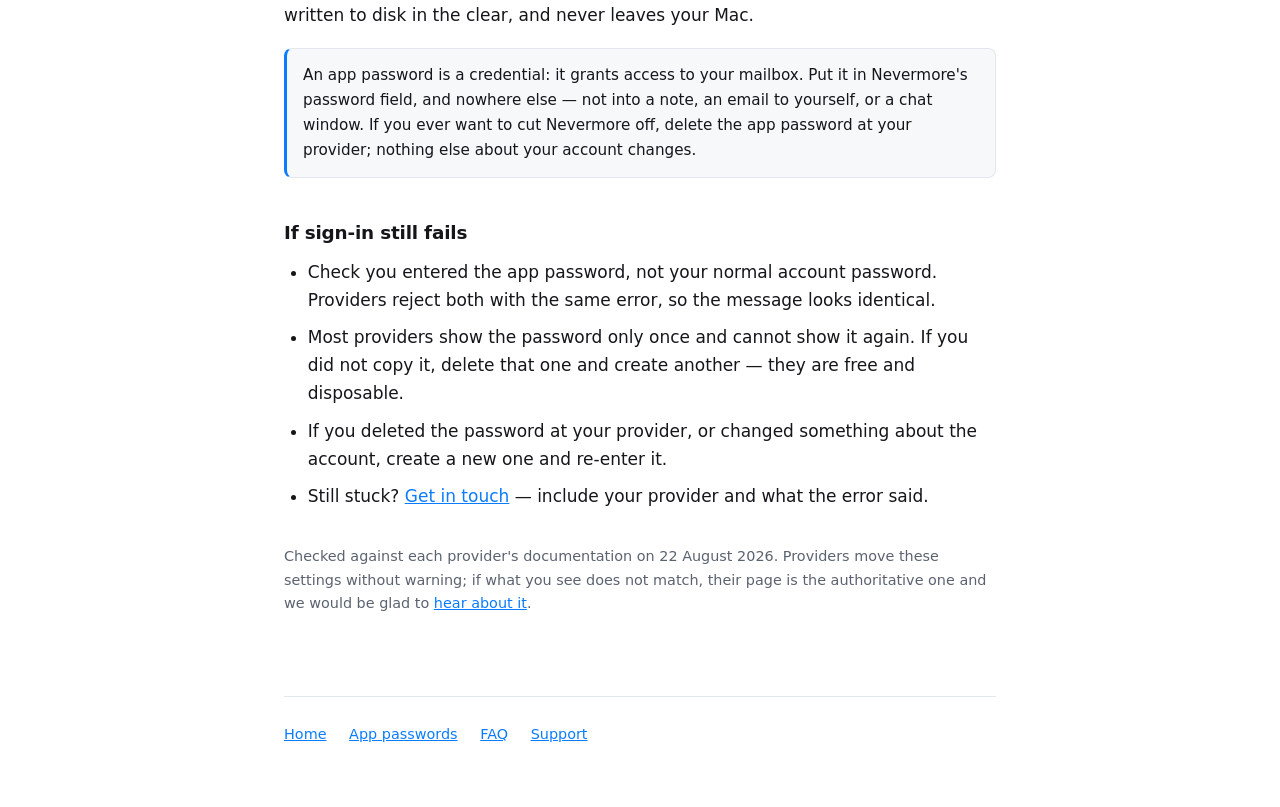
<file: docs/app-password-imap.html>
<!DOCTYPE html>
<html lang="en">
<head>
<meta charset="utf-8">
<meta name="viewport" content="width=device-width, initial-scale=1">
<title>Nevermore — App password for a custom domain</title>
<meta name="description" content="How to find the app-password setting for a custom domain or any other IMAP mail host, so Nevermore can sign in.">
<link rel="stylesheet" href="app-password.css">
</head>
<body>
<div class="wrap">

<header>
  <a class="back" href="app-passwords.html">← App passwords</a>
  <h1>App passwords on a custom domain</h1>
  <p class="lede">Work out who hosts the mailbox, then ask them for the right kind of password.</p>
</header>

<p>
  Nevermore signs in over plain IMAP with an app-specific password — a separate,
  revocable password that works for one app and nothing else. Almost every mail
  host that supports IMAP can issue one; what they call it and where they keep it
  varies, and we can only describe the ones we have checked.
</p>

<h2>First: who actually hosts your mail?</h2>
<p>
  A custom domain does not tell you. The address <code>you@yourcompany.com</code>
  might be hosted by Google Workspace, iCloud, Fastmail, or your web host's own
  mail server, and the app password lives with whoever runs the mailbox — not
  with whoever sold you the domain.
</p>
<ul>
  <li>If you read your mail at <strong>mail.google.com</strong>, it is Google Workspace — follow the <a href="app-password-gmail.html">Gmail page</a> and choose Gmail as the provider in Nevermore.</li>
  <li>If you read it at <strong>app.fastmail.com</strong>, follow the <a href="app-password-fastmail.html">Fastmail page</a>.</li>
  <li>If the domain is added to iCloud Mail, follow the <a href="app-password-icloud.html">iCloud page</a>.</li>
  <li>Otherwise it is your own host's webmail, and the steps below are the general shape of it.</li>
</ul>

<h2>Finding it at another host</h2>
<p>
  We have not verified any particular host's screens, so rather than describe a
  menu that may not exist: look in your webmail's account or security settings
  for a section about <em>app passwords</em>, <em>application-specific
  passwords</em>, <em>device passwords</em>, or <em>third-party apps</em>. If
  your host offers none of those, an IMAP client typically signs in with your
  normal mailbox password instead — that is common on smaller hosts and works
  fine with Nevermore.
</p>
<div class="note">
  You will also need the host's IMAP server name and port, which they publish
  under something like "mail client settings" or "IMAP settings". Nevermore uses
  IMAP over TLS, normally port 993.
</div>
<p>
  If you can't find any of it, your host's support can tell you in one reply:
  ask whether the mailbox allows IMAP access, and whether it needs an
  app-specific password.
</p>

<h2>A note on the provider picker</h2>
<p>
  When Nevermore doesn't recognise your domain it asks you to choose a provider.
  That choice sets which IMAP server it connects to, so pick whoever hosts the
  mailbox — Gmail for a Google Workspace domain, and so on. It is not a guess
  about your address.
</p>

<h2>Then, in Nevermore</h2>
<p>
  Paste it into the <strong>App password</strong> field on Nevermore's sign-in
  screen. Spaces are fine — the app strips them. It goes straight into the macOS
  Keychain, is never written to disk in the clear, and never leaves your Mac.
</p>
<div class="note">
  An app password is a credential: it grants access to your mailbox. Put it in
  Nevermore's password field, and nowhere else — not into a note, an email to
  yourself, or a chat window. If you ever want to cut Nevermore off, delete the
  app password at your provider; nothing else about your account changes.
</div>

<h2>If sign-in still fails</h2>
<ul>
  <li>Check you entered the app password, not your normal account password. Providers reject both with the same error, so the message looks identical.</li>
  <li>Most providers show the password only once and cannot show it again. If you did not copy it, delete that one and create another — they are free and disposable.</li>
  <li>If you deleted the password at your provider, or changed something about the account, create a new one and re-enter it.</li>
  <li>Still stuck? <a href="support.html">Get in touch</a> — include your provider and what the error said.</li>
</ul>

<p class="stamp">
  Checked against each provider's documentation on 22 August 2026. Providers move these
  settings without warning; if what you see does not match, their page is the
  authoritative one and we would be glad to
  <a href="support.html">hear about it</a>.
</p>


<footer>
  <a href="./">Home</a>
  <a href="app-passwords.html">App passwords</a>
  <a href="faq.html">FAQ</a>
  <a href="support.html">Support</a>
</footer>

</div>
</body>
</html>
</file>
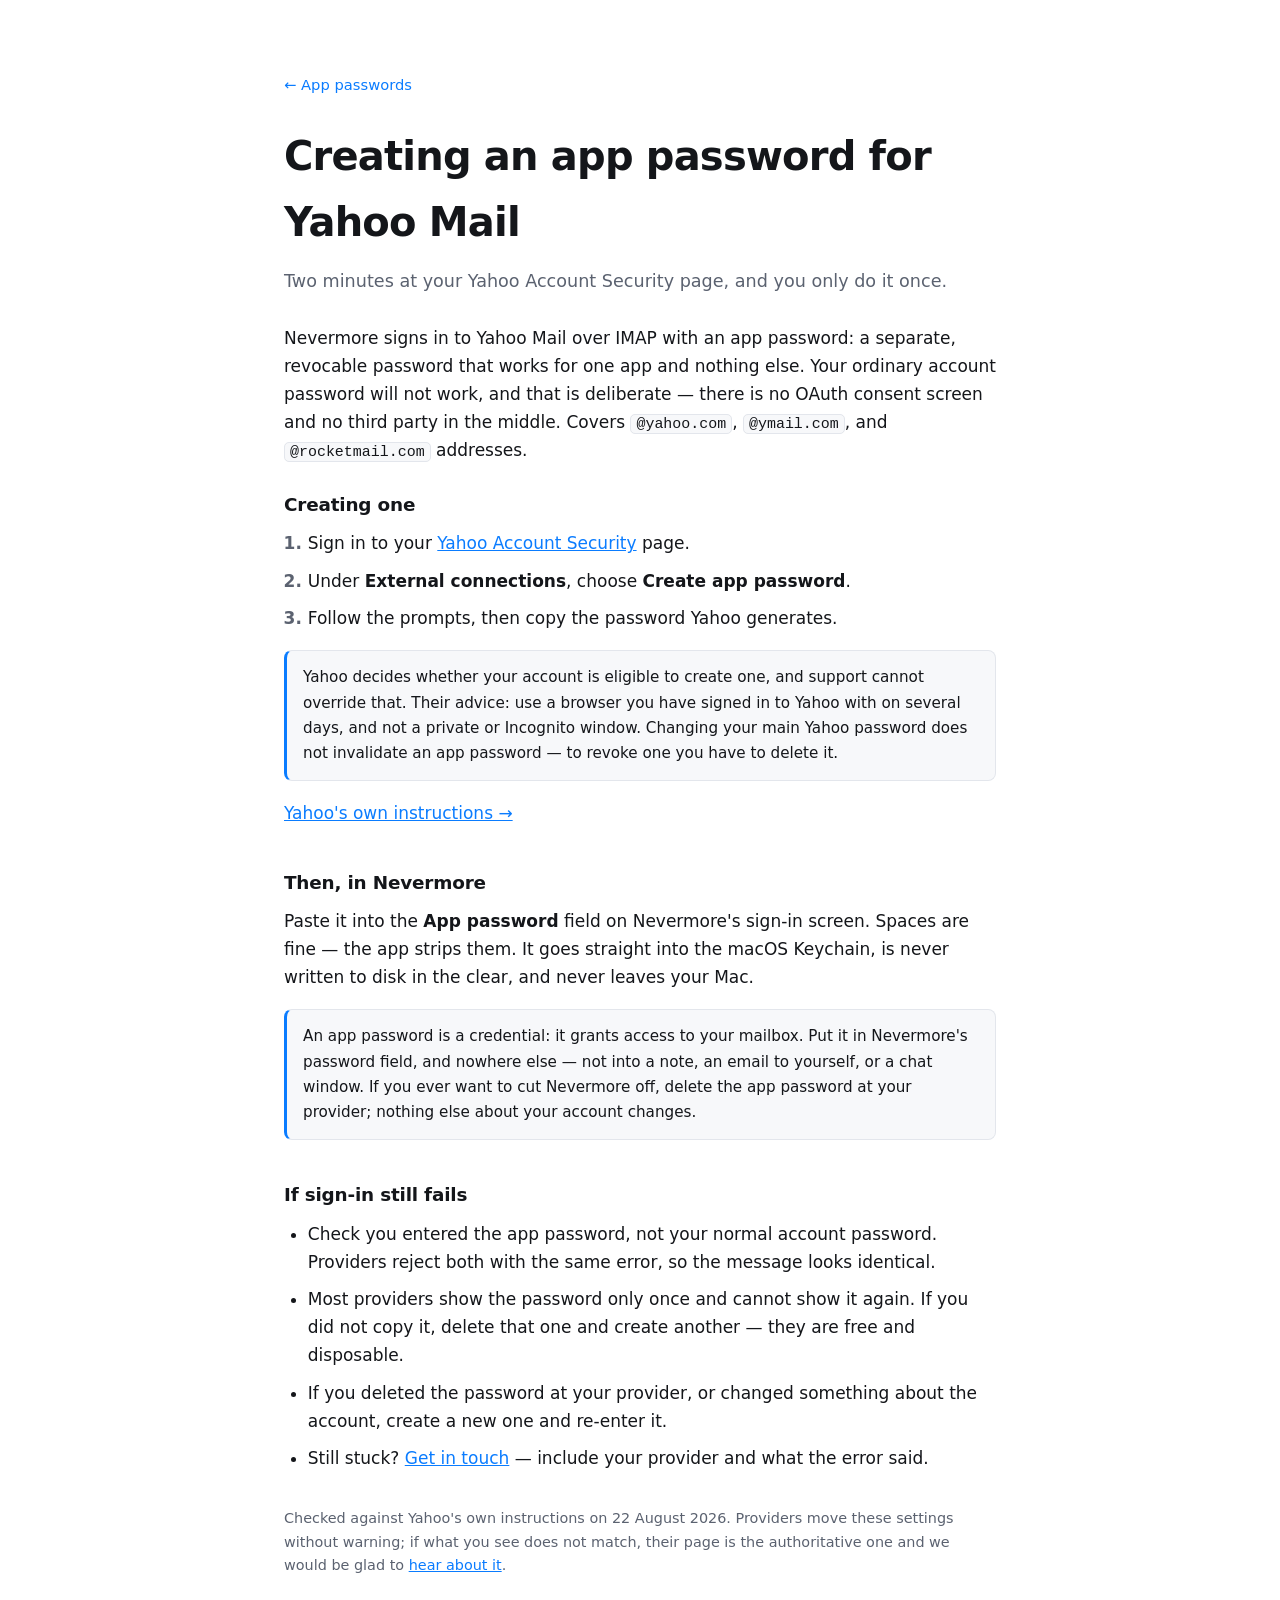
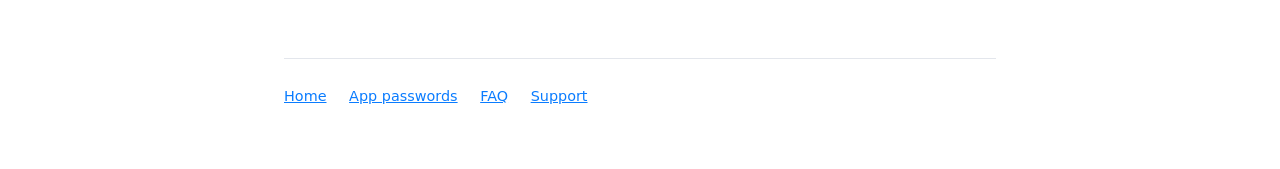
<file: docs/app-password-yahoo.html>
<!DOCTYPE html>
<html lang="en">
<head>
<meta charset="utf-8">
<meta name="viewport" content="width=device-width, initial-scale=1">
<title>Nevermore — App password for Yahoo Mail</title>
<meta name="description" content="How to create an app password for Yahoo Mail so Nevermore can sign in over IMAP.">
<link rel="stylesheet" href="app-password.css">
</head>
<body>
<div class="wrap">

<header>
  <a class="back" href="app-passwords.html">← App passwords</a>
  <h1>Creating an app password for Yahoo Mail</h1>
  <p class="lede">Two minutes at your Yahoo Account Security page, and you only do it once.</p>
</header>

<p>
  Nevermore signs in to Yahoo Mail over IMAP with an app password: a separate,
  revocable password that works for one app and nothing else. Your ordinary
  account password will not work, and that is deliberate — there is no OAuth
  consent screen and no third party in the middle. Covers <code>@yahoo.com</code>, <code>@ymail.com</code>, and <code>@rocketmail.com</code> addresses.
</p>

<h2>Creating one</h2>
<ol>
  <li>Sign in to your <a href="https://login.yahoo.com/account/security">Yahoo Account Security</a> page.</li>
  <li>Under <strong>External connections</strong>, choose <strong>Create app password</strong>.</li>
  <li>Follow the prompts, then copy the password Yahoo generates.</li>
</ol>

<div class="note">Yahoo decides whether your account is eligible to create one, and support cannot override that. Their advice: use a browser you have signed in to Yahoo with on several days, and not a private or Incognito window. Changing your main Yahoo password does not invalidate an app password — to revoke one you have to delete it.</div>

<p><a href="https://help.yahoo.com/kb/SLN15241.html">Yahoo's own instructions →</a></p>

<h2>Then, in Nevermore</h2>
<p>
  Paste it into the <strong>App password</strong> field on Nevermore's sign-in
  screen. Spaces are fine — the app strips them. It goes straight into the macOS
  Keychain, is never written to disk in the clear, and never leaves your Mac.
</p>
<div class="note">
  An app password is a credential: it grants access to your mailbox. Put it in
  Nevermore's password field, and nowhere else — not into a note, an email to
  yourself, or a chat window. If you ever want to cut Nevermore off, delete the
  app password at your provider; nothing else about your account changes.
</div>

<h2>If sign-in still fails</h2>
<ul>
  <li>Check you entered the app password, not your normal account password. Providers reject both with the same error, so the message looks identical.</li>
  <li>Most providers show the password only once and cannot show it again. If you did not copy it, delete that one and create another — they are free and disposable.</li>
  <li>If you deleted the password at your provider, or changed something about the account, create a new one and re-enter it.</li>
  <li>Still stuck? <a href="support.html">Get in touch</a> — include your provider and what the error said.</li>
</ul>

<p class="stamp">
  Checked against Yahoo's own instructions on 22 August 2026. Providers move these
  settings without warning; if what you see does not match, their page is the
  authoritative one and we would be glad to
  <a href="support.html">hear about it</a>.
</p>


<footer>
  <a href="./">Home</a>
  <a href="app-passwords.html">App passwords</a>
  <a href="faq.html">FAQ</a>
  <a href="support.html">Support</a>
</footer>

</div>
</body>
</html>
</file>
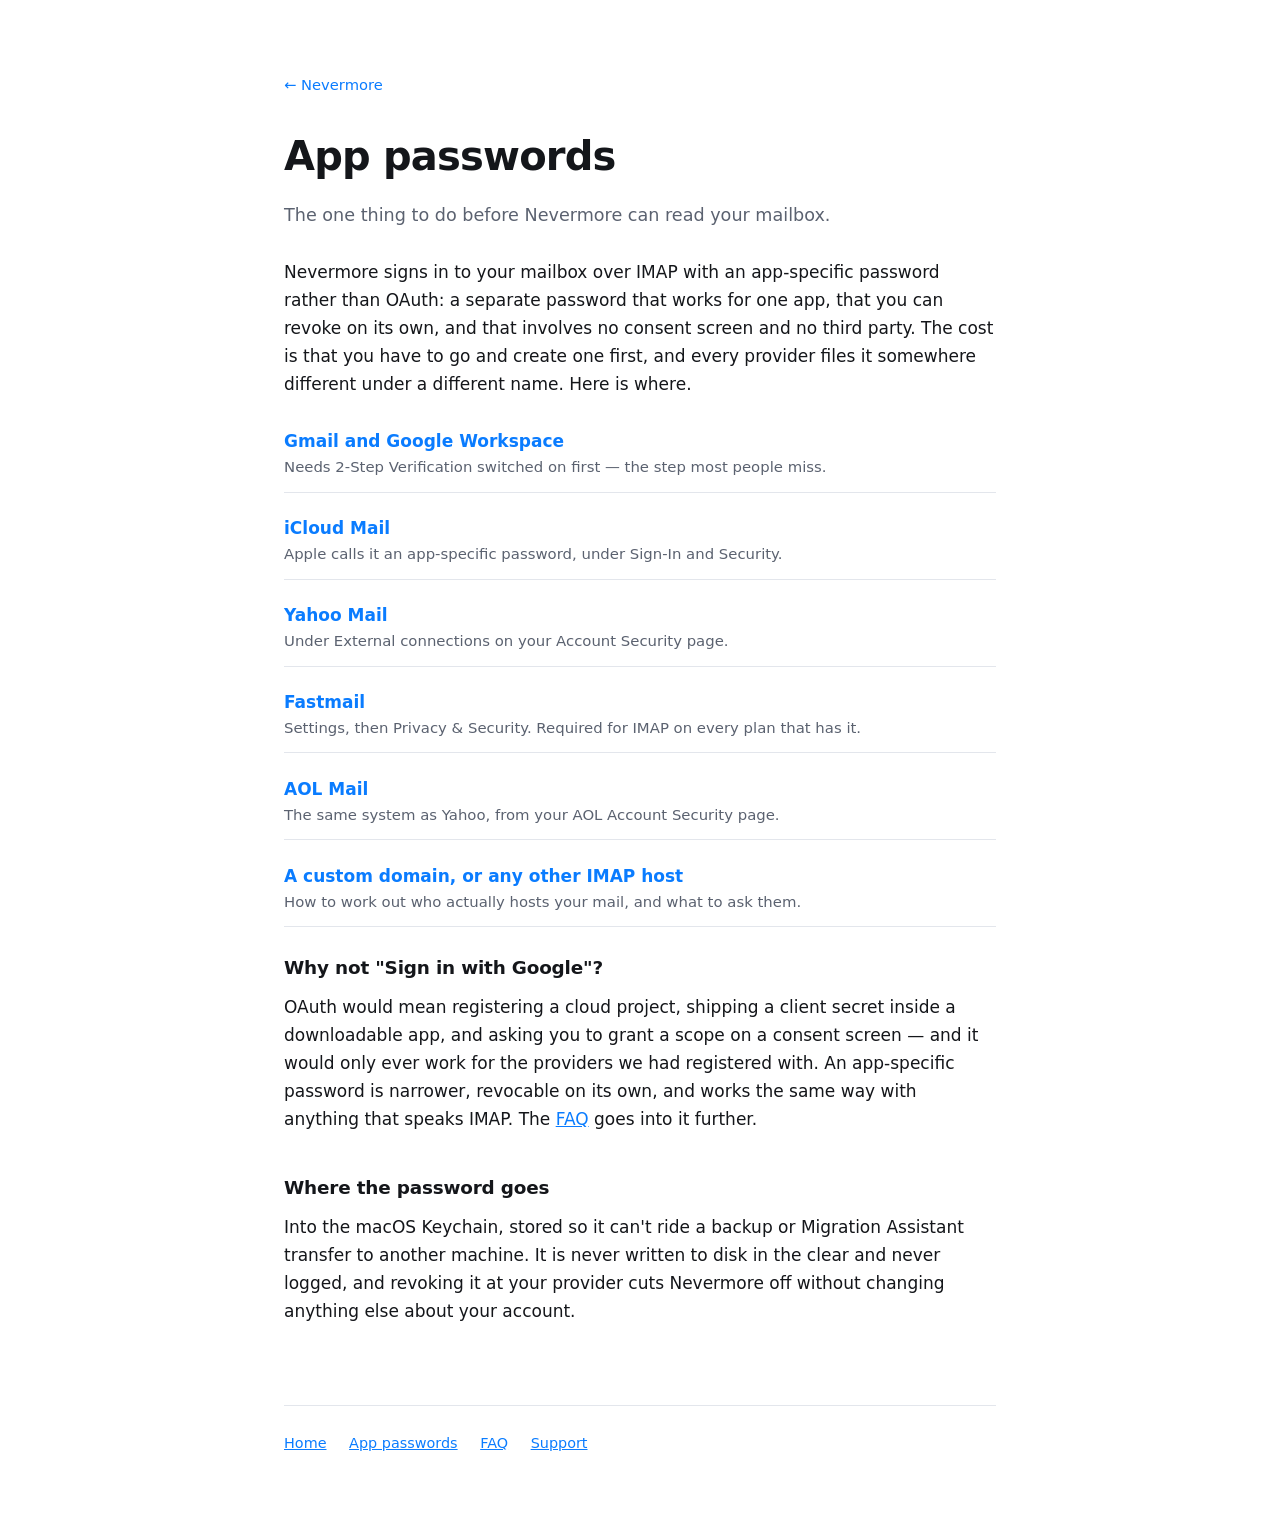
<file: docs/app-passwords.html>
<!DOCTYPE html>
<html lang="en">
<head>
<meta charset="utf-8">
<meta name="viewport" content="width=device-width, initial-scale=1">
<title>Nevermore — App passwords</title>
<meta name="description" content="Where each mail provider keeps its app-password setting: Gmail, iCloud, Yahoo, Fastmail, AOL, and custom domains.">
<link rel="stylesheet" href="app-password.css">
</head>
<body>
<div class="wrap">

<header>
  <a class="back" href="./">← Nevermore</a>
  <h1>App passwords</h1>
  <p class="lede">The one thing to do before Nevermore can read your mailbox.</p>
</header>

<p>
  Nevermore signs in to your mailbox over IMAP with an app-specific password
  rather than OAuth: a separate password that works for one app, that you can
  revoke on its own, and that involves no consent screen and no third party. The
  cost is that you have to go and create one first, and every provider files it
  somewhere different under a different name. Here is where.
</p>

<ul class="providers">
  <li><a href="app-password-gmail.html">Gmail and Google Workspace</a>
      <span>Needs 2-Step Verification switched on first — the step most people miss.</span></li>
  <li><a href="app-password-icloud.html">iCloud Mail</a>
      <span>Apple calls it an app-specific password, under Sign-In and Security.</span></li>
  <li><a href="app-password-yahoo.html">Yahoo Mail</a>
      <span>Under External connections on your Account Security page.</span></li>
  <li><a href="app-password-fastmail.html">Fastmail</a>
      <span>Settings, then Privacy &amp; Security. Required for IMAP on every plan that has it.</span></li>
  <li><a href="app-password-aol.html">AOL Mail</a>
      <span>The same system as Yahoo, from your AOL Account Security page.</span></li>
  <li><a href="app-password-imap.html">A custom domain, or any other IMAP host</a>
      <span>How to work out who actually hosts your mail, and what to ask them.</span></li>
</ul>

<h2>Why not "Sign in with Google"?</h2>
<p>
  OAuth would mean registering a cloud project, shipping a client secret inside a
  downloadable app, and asking you to grant a scope on a consent screen — and it
  would only ever work for the providers we had registered with. An app-specific
  password is narrower, revocable on its own, and works the same way with
  anything that speaks IMAP. The
  <a href="faq.html">FAQ</a> goes into it further.
</p>

<h2>Where the password goes</h2>
<p>
  Into the macOS Keychain, stored so it can't ride a backup or Migration
  Assistant transfer to another machine. It is never written to disk in the
  clear and never logged, and revoking it at your provider cuts Nevermore off
  without changing anything else about your account.
</p>


<footer>
  <a href="./">Home</a>
  <a href="app-passwords.html">App passwords</a>
  <a href="faq.html">FAQ</a>
  <a href="support.html">Support</a>
</footer>

</div>
</body>
</html>
</file>
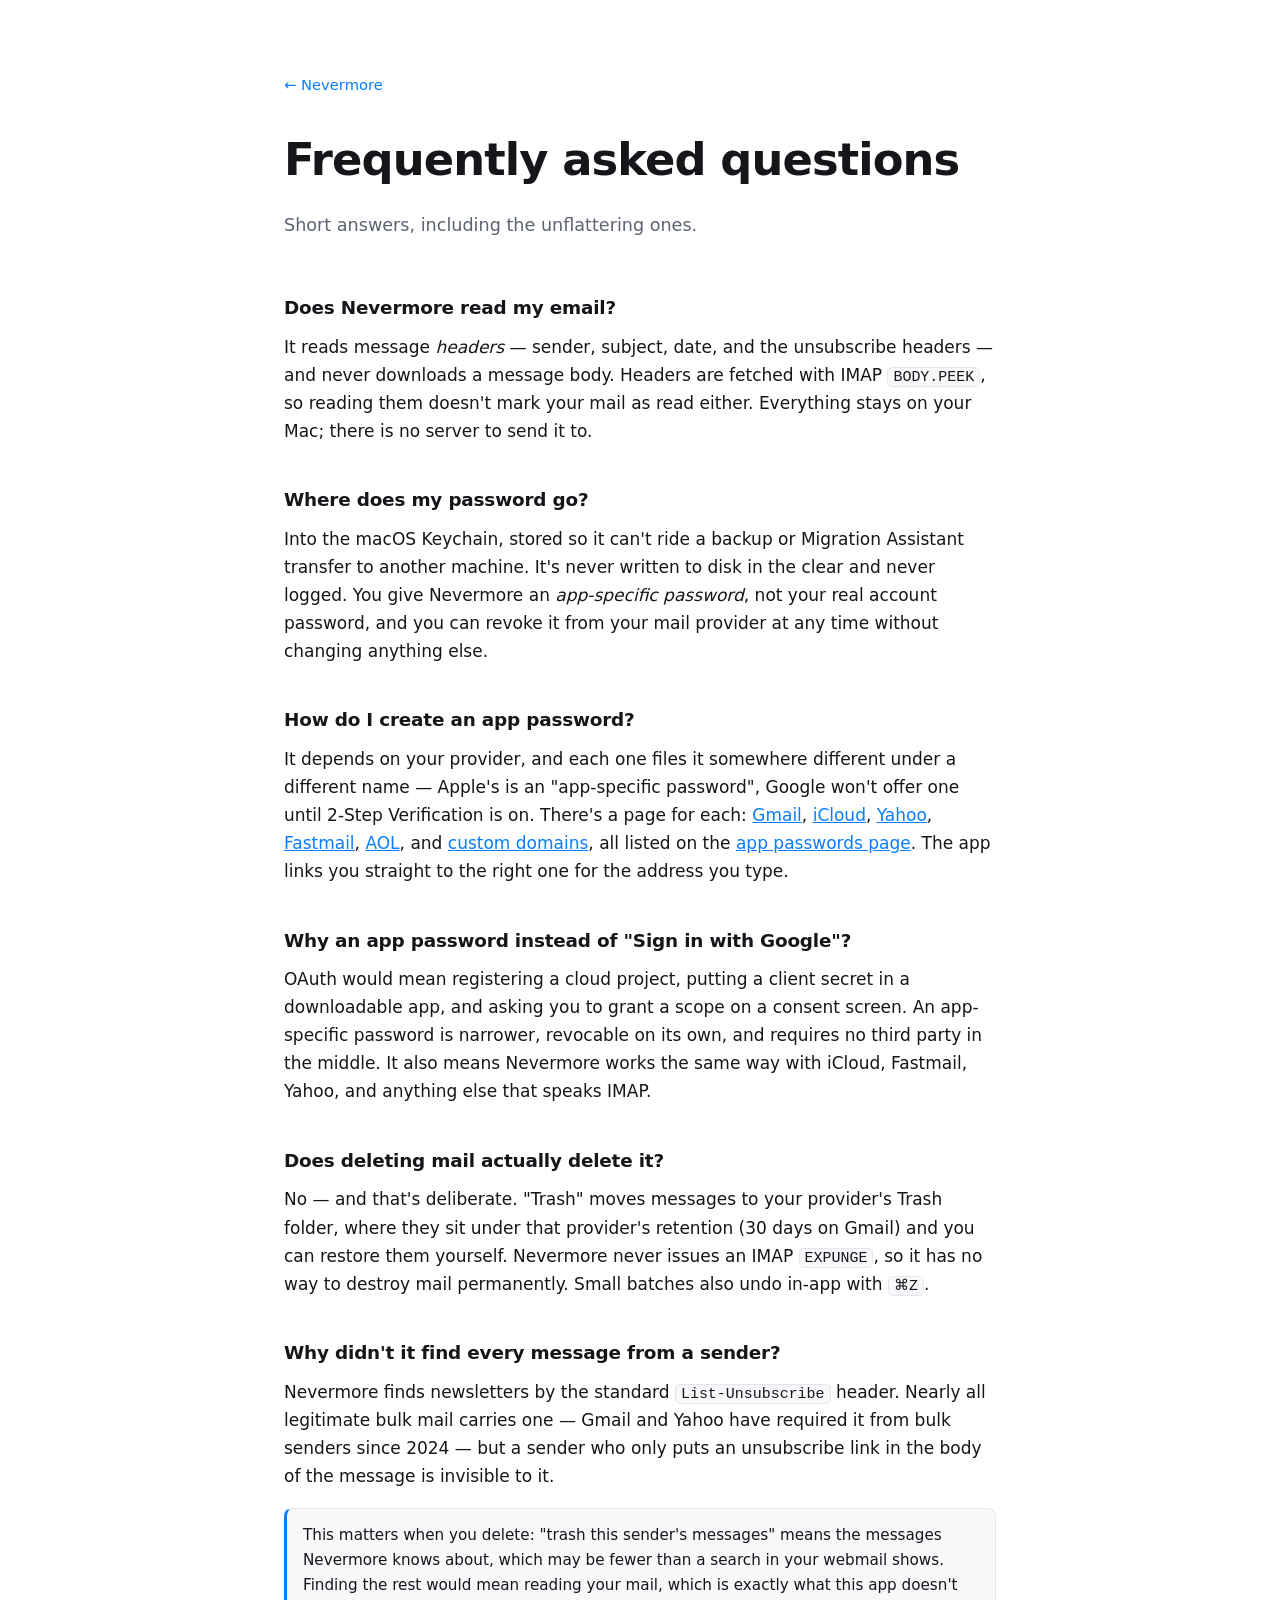
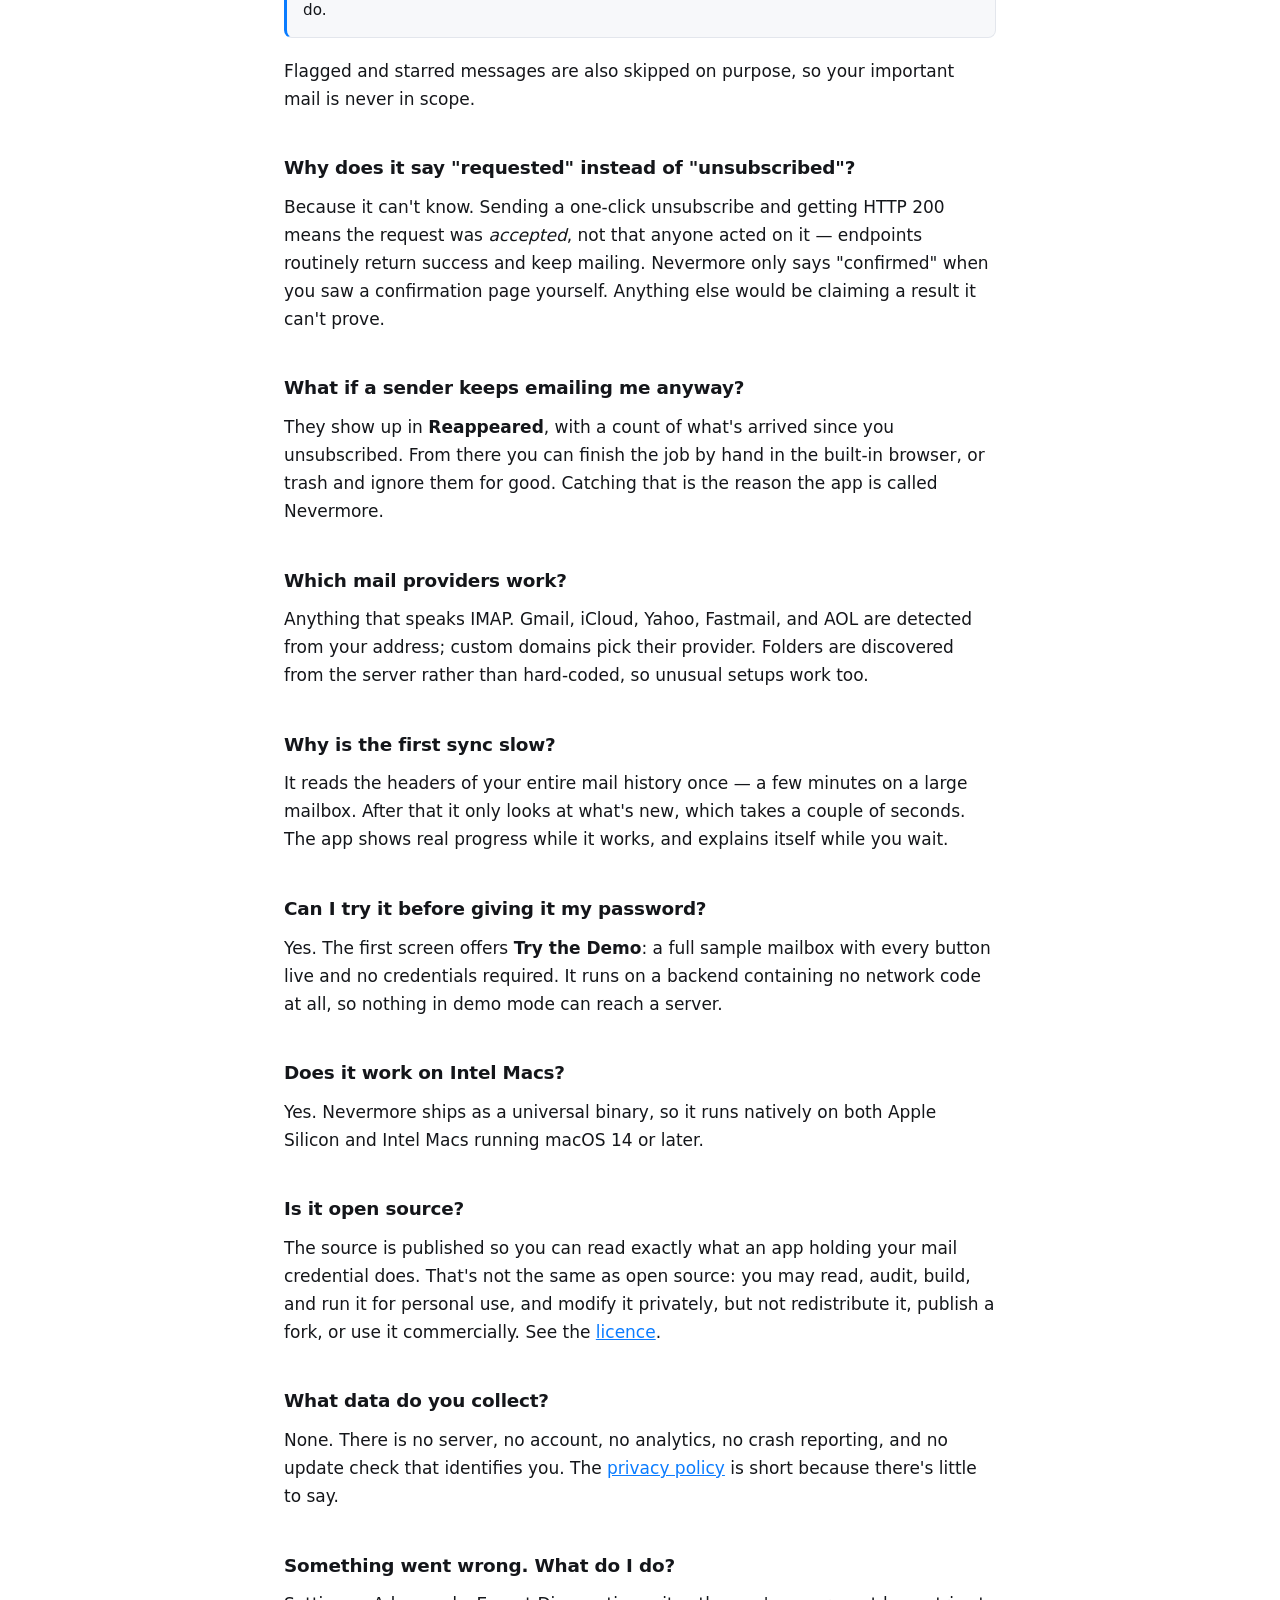
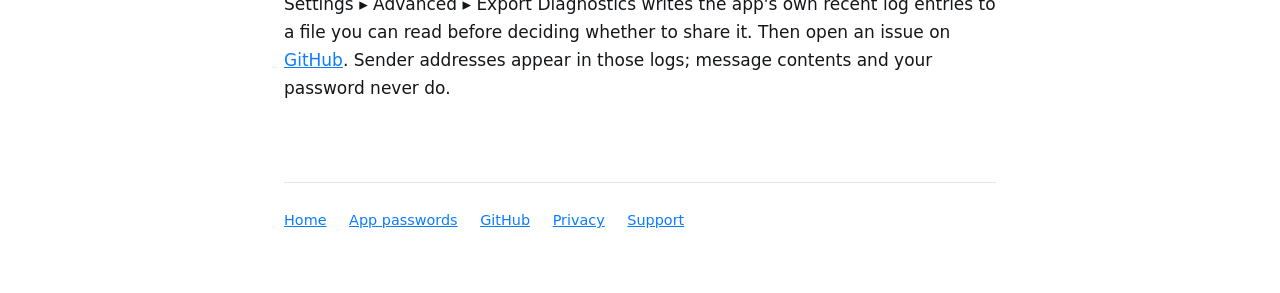
<file: docs/faq.html>
<!DOCTYPE html>
<html lang="en">
<head>
<meta charset="utf-8">
<meta name="viewport" content="width=device-width, initial-scale=1">
<title>Nevermore — Frequently Asked Questions</title>
<meta name="description" content="How Nevermore reads your mail, what it can't find, what happens to deleted messages, and why it says 'requested' instead of claiming success.">
<style>
  :root {
    --ink: #14161a; --muted: #5b6270; --line: #e3e6ec;
    --brand: #0a7cff; --bg: #fff; --panel: #f7f8fa;
  }
  @media (prefers-color-scheme: dark) {
    :root { --ink: #e9ecf1; --muted: #9aa3b2; --line: #2a2f3a; --bg: #101216; --panel: #171a20; }
  }
  * { box-sizing: border-box; }
  body {
    margin: 0; background: var(--bg); color: var(--ink);
    font: 17px/1.65 -apple-system, BlinkMacSystemFont, "SF Pro Text", "Segoe UI", system-ui, sans-serif;
    -webkit-font-smoothing: antialiased;
  }
  .wrap { max-width: 760px; margin: 0 auto; padding: 0 24px; }
  h1 { font-size: clamp(2rem, 5vw, 2.8rem); letter-spacing: -0.02em; margin: 0 0 .3em; }
  h2 { font-size: 1.15rem; margin: 2.2em 0 .5em; letter-spacing: -0.01em; }
  h2:first-of-type { margin-top: 1.4em; }
  p { margin: 0 0 1em; }
  a { color: var(--brand); }
  header { padding: 70px 0 10px; }
  .lede { color: var(--muted); font-size: 1.1rem; }
  .back { display: inline-block; margin-bottom: 26px; font-size: .92rem; text-decoration: none; }
  code {
    font: .88em ui-monospace, SFMono-Regular, Menlo, monospace;
    background: var(--panel); border: 1px solid var(--line);
    border-radius: 5px; padding: 1px 5px;
  }
  .note {
    background: var(--panel); border: 1px solid var(--line);
    border-left: 3px solid var(--brand); border-radius: 8px;
    padding: 14px 16px; margin: 1.2em 0; font-size: .95rem;
  }
  footer { margin: 80px 0 60px; padding-top: 26px; border-top: 1px solid var(--line); font-size: .9rem; color: var(--muted); }
  footer a { margin-right: 18px; }
</style>
</head>
<body>
<div class="wrap">

<header>
  <a class="back" href="./">← Nevermore</a>
  <h1>Frequently asked questions</h1>
  <p class="lede">Short answers, including the unflattering ones.</p>
</header>

<h2>Does Nevermore read my email?</h2>
<p>
  It reads message <em>headers</em> — sender, subject, date, and the unsubscribe
  headers — and never downloads a message body. Headers are fetched with IMAP
  <code>BODY.PEEK</code>, so reading them doesn't mark your mail as read either.
  Everything stays on your Mac; there is no server to send it to.
</p>

<h2>Where does my password go?</h2>
<p>
  Into the macOS Keychain, stored so it can't ride a backup or Migration
  Assistant transfer to another machine. It's never written to disk in the clear
  and never logged. You give Nevermore an <em>app-specific password</em>, not
  your real account password, and you can revoke it from your mail provider at
  any time without changing anything else.
</p>

<h2>How do I create an app password?</h2>
<p>
  It depends on your provider, and each one files it somewhere different under a
  different name — Apple's is an "app-specific password", Google won't offer one
  until 2-Step Verification is on. There's a page for each:
  <a href="app-password-gmail.html">Gmail</a>,
  <a href="app-password-icloud.html">iCloud</a>,
  <a href="app-password-yahoo.html">Yahoo</a>,
  <a href="app-password-fastmail.html">Fastmail</a>,
  <a href="app-password-aol.html">AOL</a>, and
  <a href="app-password-imap.html">custom domains</a>, all listed on the
  <a href="app-passwords.html">app passwords page</a>. The app links you straight
  to the right one for the address you type.
</p>

<h2>Why an app password instead of "Sign in with Google"?</h2>
<p>
  OAuth would mean registering a cloud project, putting a client secret in a
  downloadable app, and asking you to grant a scope on a consent screen. An
  app-specific password is narrower, revocable on its own, and requires no
  third party in the middle. It also means Nevermore works the same way with
  iCloud, Fastmail, Yahoo, and anything else that speaks IMAP.
</p>

<h2>Does deleting mail actually delete it?</h2>
<p>
  No — and that's deliberate. "Trash" moves messages to your provider's Trash
  folder, where they sit under that provider's retention (30 days on Gmail) and
  you can restore them yourself. Nevermore never issues an IMAP
  <code>EXPUNGE</code>, so it has no way to destroy mail permanently. Small
  batches also undo in-app with <code>⌘Z</code>.
</p>

<h2>Why didn't it find every message from a sender?</h2>
<p>
  Nevermore finds newsletters by the standard <code>List-Unsubscribe</code>
  header. Nearly all legitimate bulk mail carries one — Gmail and Yahoo have
  required it from bulk senders since 2024 — but a sender who only puts an
  unsubscribe link in the body of the message is invisible to it.
</p>
<div class="note">
  This matters when you delete: "trash this sender's messages" means the
  messages Nevermore knows about, which may be fewer than a search in your
  webmail shows. Finding the rest would mean reading your mail, which is exactly
  what this app doesn't do.
</div>
<p>
  Flagged and starred messages are also skipped on purpose, so your important
  mail is never in scope.
</p>

<h2>Why does it say "requested" instead of "unsubscribed"?</h2>
<p>
  Because it can't know. Sending a one-click unsubscribe and getting HTTP 200
  means the request was <em>accepted</em>, not that anyone acted on it —
  endpoints routinely return success and keep mailing. Nevermore only says
  "confirmed" when you saw a confirmation page yourself. Anything else would be
  claiming a result it can't prove.
</p>

<h2>What if a sender keeps emailing me anyway?</h2>
<p>
  They show up in <strong>Reappeared</strong>, with a count of what's arrived
  since you unsubscribed. From there you can finish the job by hand in the
  built-in browser, or trash and ignore them for good. Catching that is the
  reason the app is called Nevermore.
</p>

<h2>Which mail providers work?</h2>
<p>
  Anything that speaks IMAP. Gmail, iCloud, Yahoo, Fastmail, and AOL are
  detected from your address; custom domains pick their provider. Folders are
  discovered from the server rather than hard-coded, so unusual setups work too.
</p>

<h2>Why is the first sync slow?</h2>
<p>
  It reads the headers of your entire mail history once — a few minutes on a
  large mailbox. After that it only looks at what's new, which takes a couple of
  seconds. The app shows real progress while it works, and explains itself while
  you wait.
</p>

<h2>Can I try it before giving it my password?</h2>
<p>
  Yes. The first screen offers <strong>Try the Demo</strong>: a full sample
  mailbox with every button live and no credentials required. It runs on a
  backend containing no network code at all, so nothing in demo mode can reach a
  server.
</p>

<h2>Does it work on Intel Macs?</h2>
<p>
  Yes. Nevermore ships as a universal binary, so it runs natively on both Apple
  Silicon and Intel Macs running macOS 14 or later.
</p>

<h2>Is it open source?</h2>
<p>
  The source is published so you can read exactly what an app holding your mail
  credential does. That's not the same as open source: you may read, audit,
  build, and run it for personal use, and modify it privately, but not
  redistribute it, publish a fork, or use it commercially. See the
  <a href="https://github.com/brooksc/Nevermore/blob/main/LICENSE">licence</a>.
</p>

<h2>What data do you collect?</h2>
<p>
  None. There is no server, no account, no analytics, no crash reporting, and no
  update check that identifies you. The
  <a href="privacy.html">privacy policy</a>
  is short because there's little to say.
</p>

<h2>Something went wrong. What do I do?</h2>
<p>
  Settings ▸ Advanced ▸ Export Diagnostics writes the app's own recent log
  entries to a file you can read before deciding whether to share it. Then open
  an issue on
  <a href="https://github.com/brooksc/Nevermore/issues">GitHub</a>. Sender
  addresses appear in those logs; message contents and your password never do.
</p>

<footer>
  <a href="./">Home</a>
  <a href="app-passwords.html">App passwords</a>
  <a href="https://github.com/brooksc/Nevermore">GitHub</a>
  <a href="privacy.html">Privacy</a>
  <a href="support.html">Support</a>
</footer>

</div>
</body>
</html>
</file>
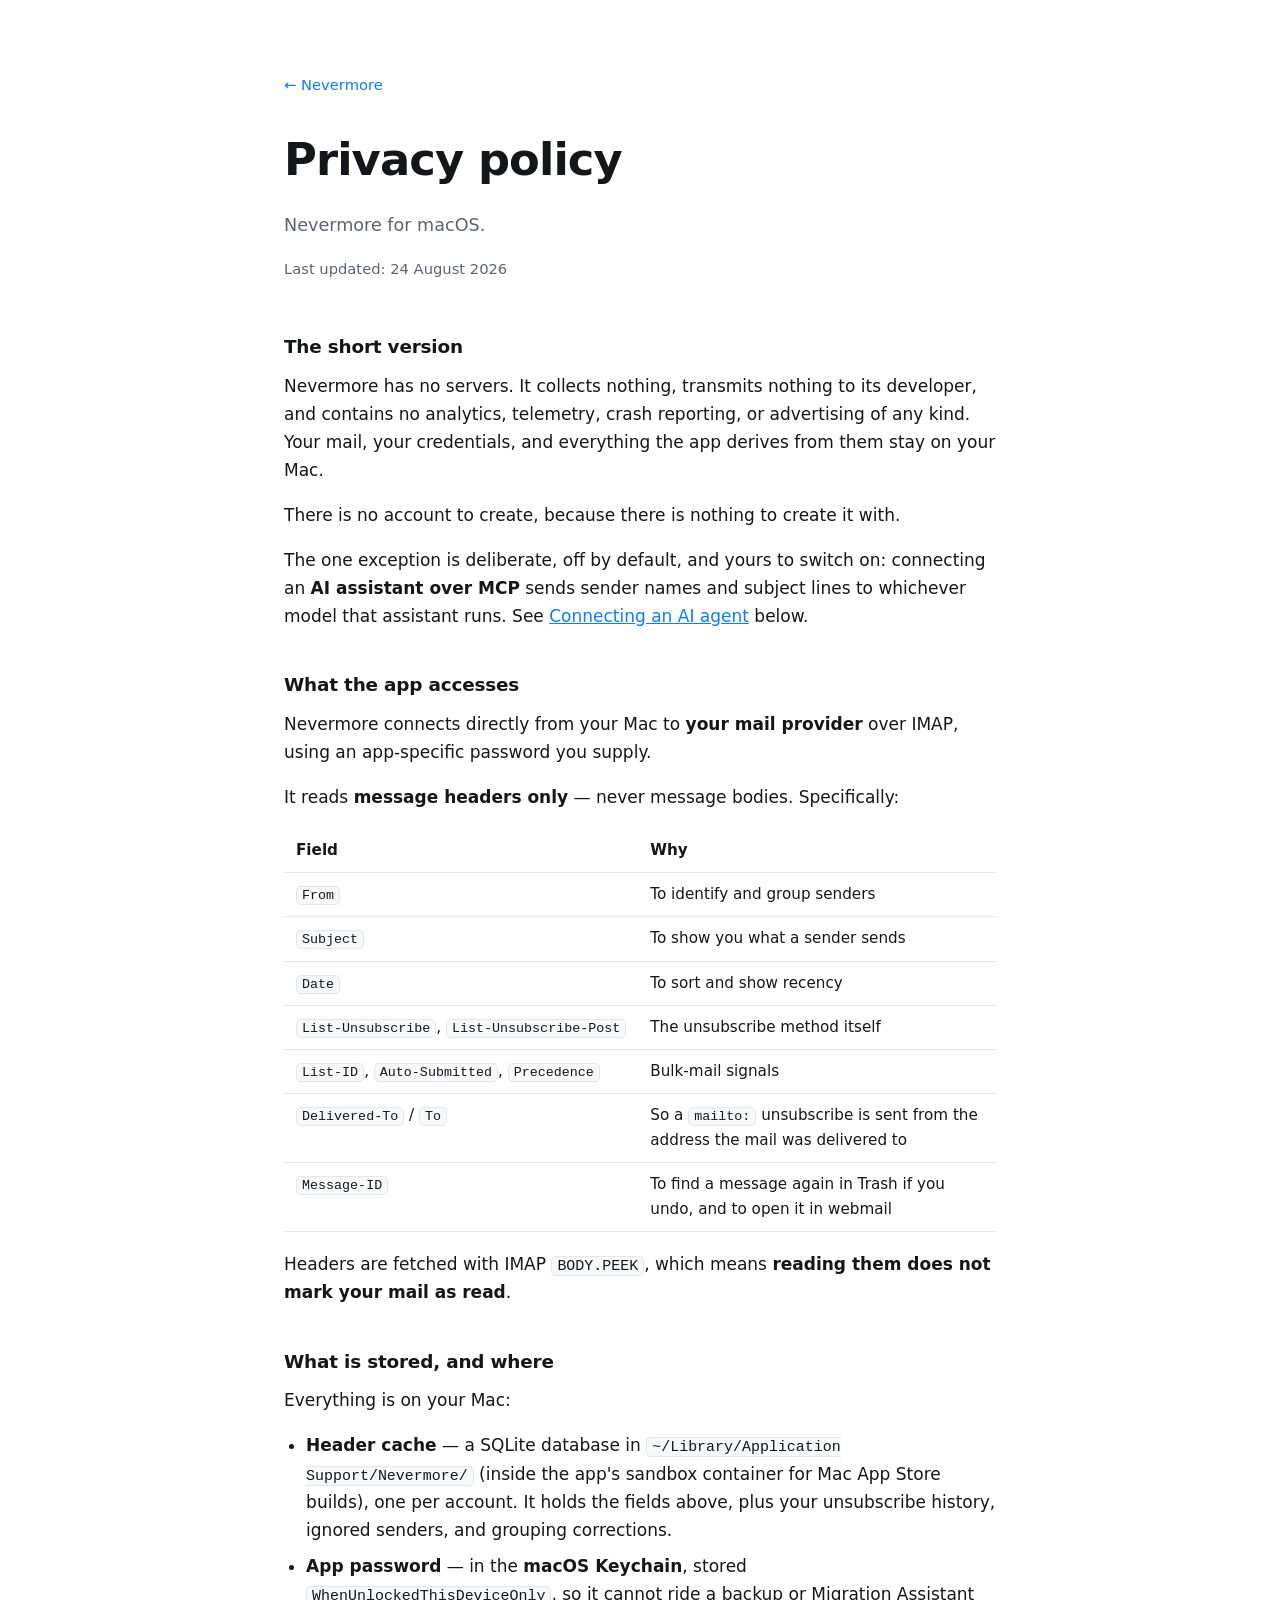
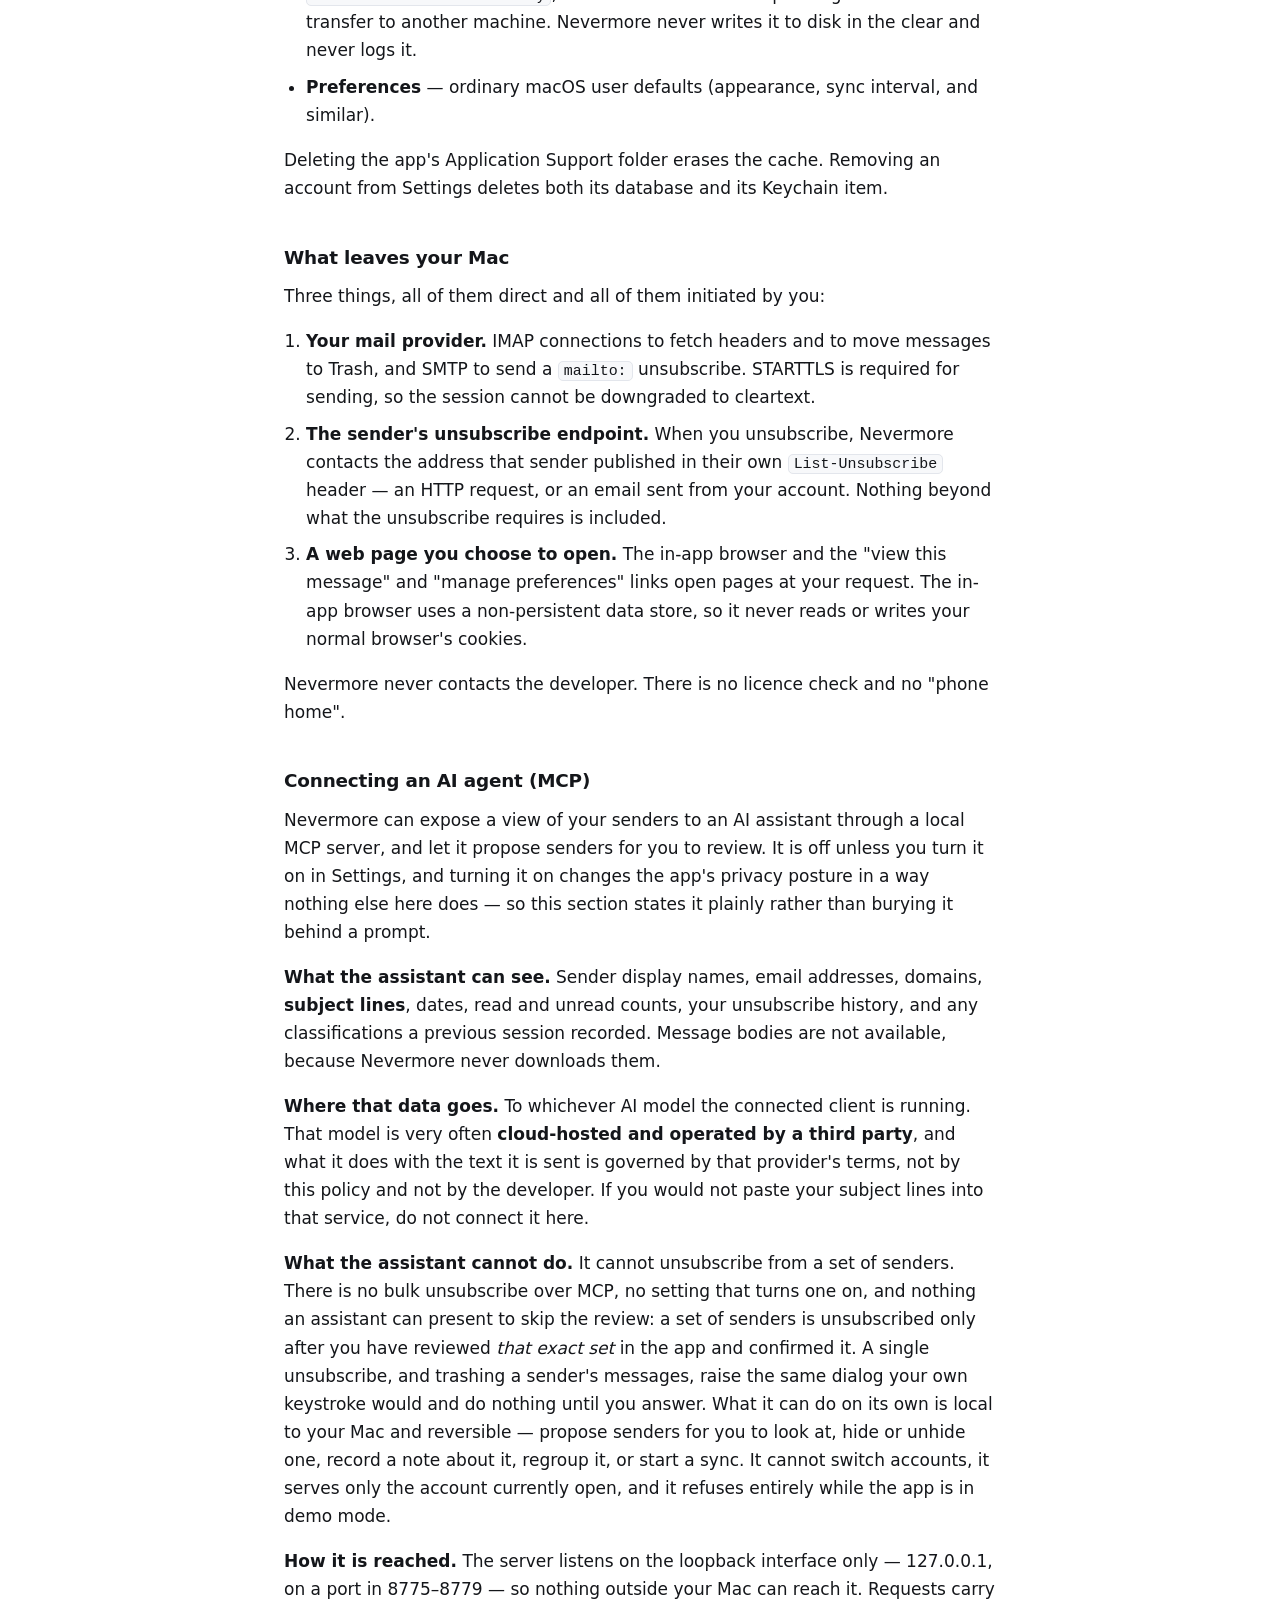
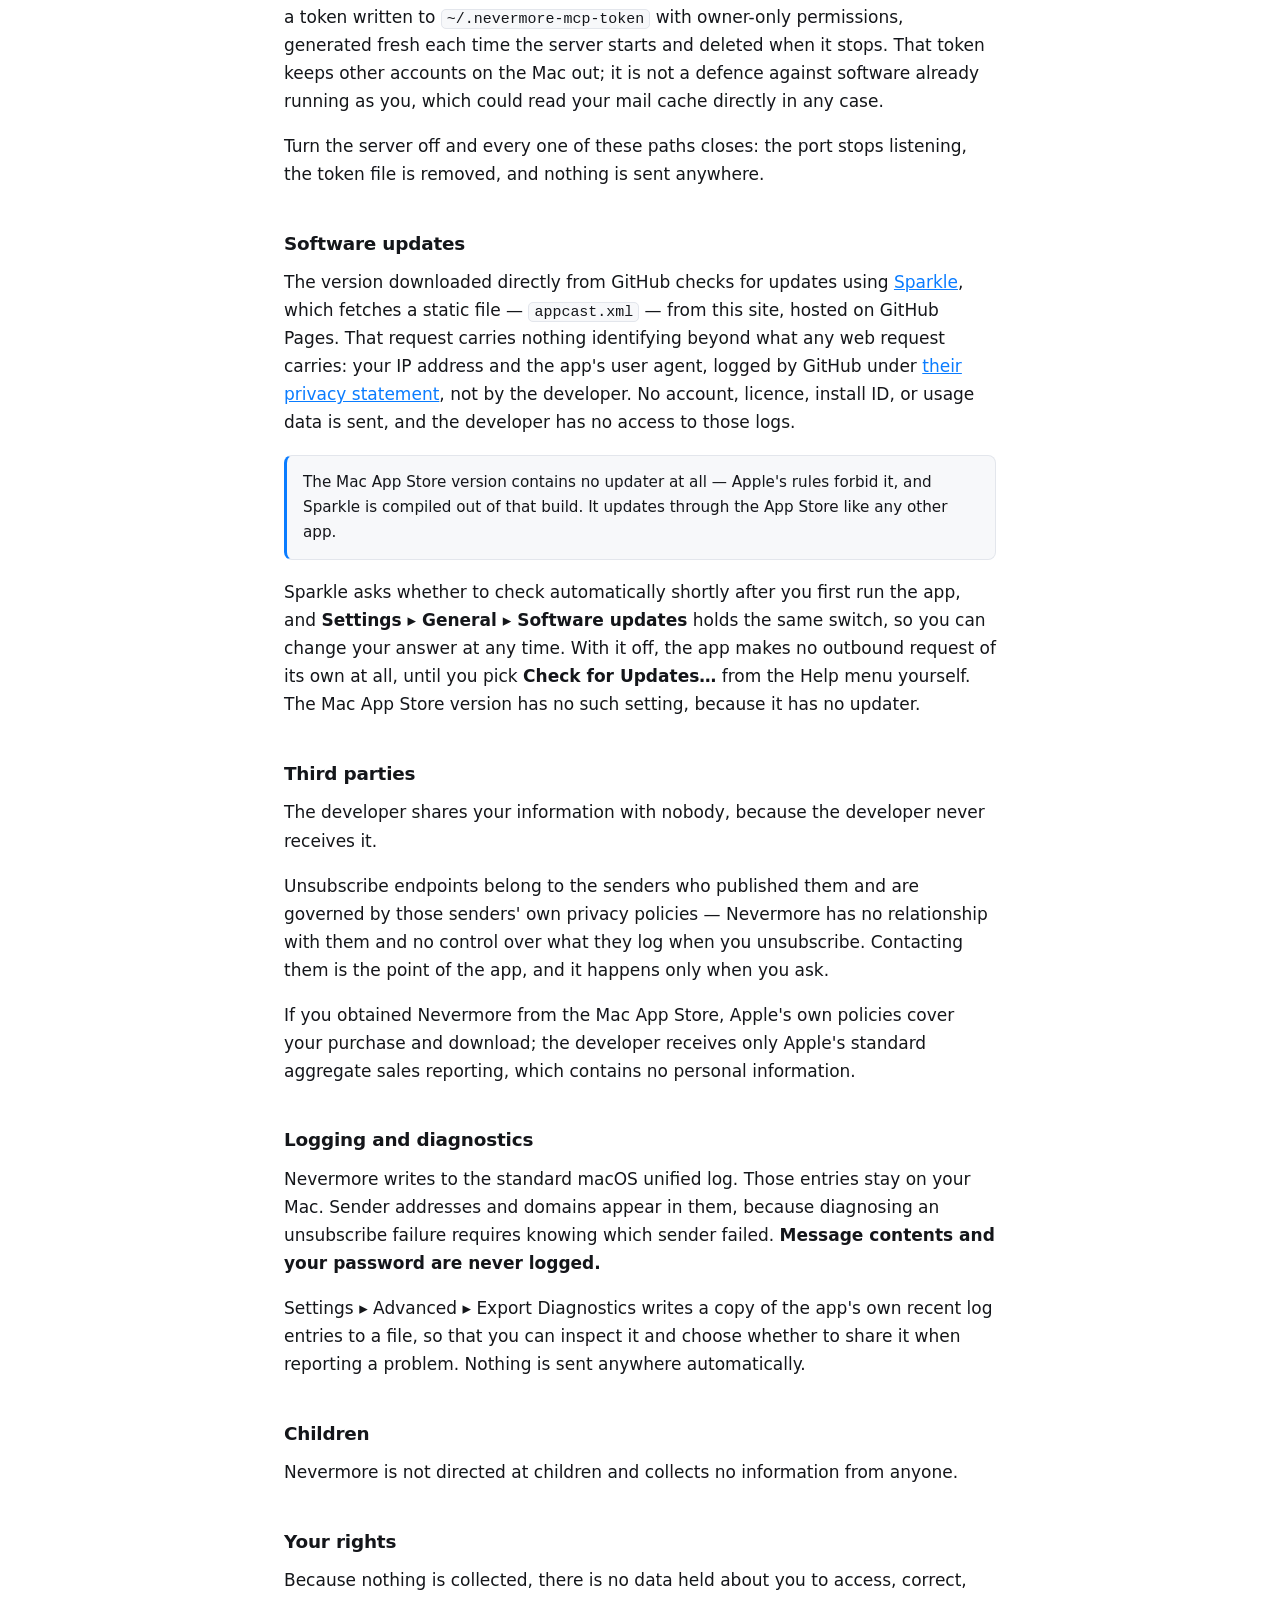
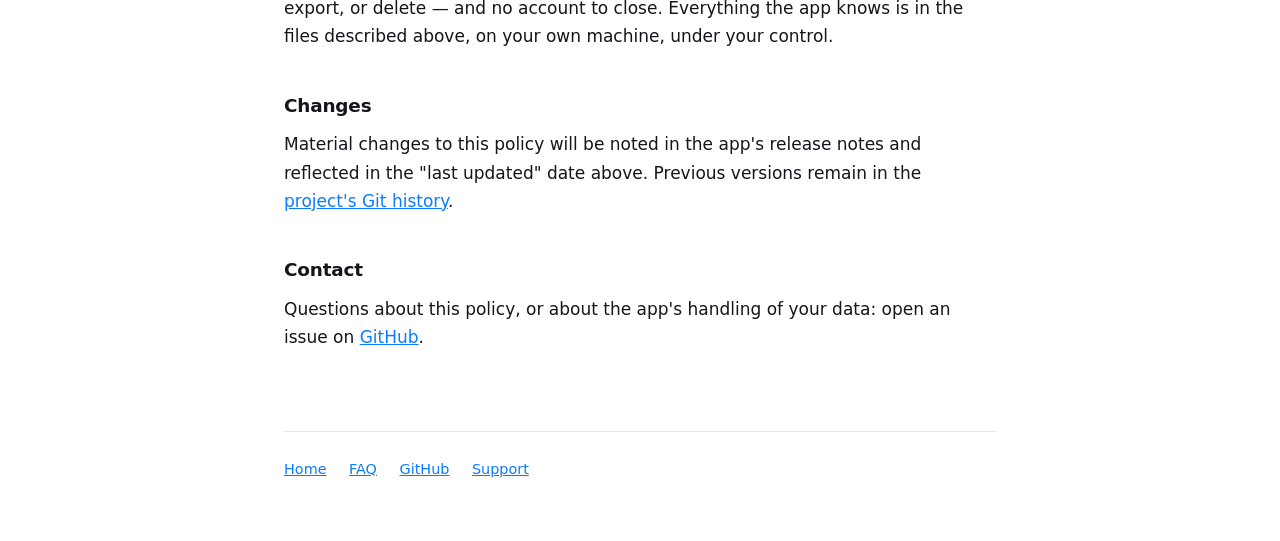
<file: docs/privacy.html>
<!DOCTYPE html>
<html lang="en">
<head>
<meta charset="utf-8">
<meta name="viewport" content="width=device-width, initial-scale=1">
<title>Nevermore — Privacy Policy</title>
<meta name="description" content="Nevermore has no servers, collects nothing, and transmits nothing to its developer. What the app accesses, what it stores, and what leaves your Mac.">
<style>
  :root {
    --ink: #14161a; --muted: #5b6270; --line: #e3e6ec;
    --brand: #0a7cff; --bg: #fff; --panel: #f7f8fa;
  }
  @media (prefers-color-scheme: dark) {
    :root { --ink: #e9ecf1; --muted: #9aa3b2; --line: #2a2f3a; --bg: #101216; --panel: #171a20; }
  }
  * { box-sizing: border-box; }
  body {
    margin: 0; background: var(--bg); color: var(--ink);
    font: 17px/1.65 -apple-system, BlinkMacSystemFont, "SF Pro Text", "Segoe UI", system-ui, sans-serif;
    -webkit-font-smoothing: antialiased;
  }
  .wrap { max-width: 760px; margin: 0 auto; padding: 0 24px; }
  h1 { font-size: clamp(2rem, 5vw, 2.8rem); letter-spacing: -0.02em; margin: 0 0 .3em; }
  h2 { font-size: 1.15rem; margin: 2.2em 0 .5em; letter-spacing: -0.01em; }
  h2:first-of-type { margin-top: 1.4em; }
  p { margin: 0 0 1em; }
  a { color: var(--brand); }
  header { padding: 70px 0 10px; }
  .lede { color: var(--muted); font-size: 1.1rem; }
  .updated { color: var(--muted); font-size: .92rem; margin-top: .6em; }
  .back { display: inline-block; margin-bottom: 26px; font-size: .92rem; text-decoration: none; }
  code {
    font: .88em ui-monospace, SFMono-Regular, Menlo, monospace;
    background: var(--panel); border: 1px solid var(--line);
    border-radius: 5px; padding: 1px 5px;
  }
  ul, ol { margin: 0 0 1em; padding-left: 1.3em; }
  li { margin-bottom: .5em; }
  table { border-collapse: collapse; width: 100%; margin: 1.2em 0; font-size: .95rem; }
  th, td { text-align: left; padding: 9px 12px; border-bottom: 1px solid var(--line); vertical-align: top; }
  th { font-weight: 600; }
  tbody td:first-child { white-space: nowrap; }
  .note {
    background: var(--panel); border: 1px solid var(--line);
    border-left: 3px solid var(--brand); border-radius: 8px;
    padding: 14px 16px; margin: 1.2em 0; font-size: .95rem;
  }
  footer { margin: 80px 0 60px; padding-top: 26px; border-top: 1px solid var(--line); font-size: .9rem; color: var(--muted); }
  footer a { margin-right: 18px; }
</style>
</head>
<body>
<div class="wrap">

<header>
  <a class="back" href="./">← Nevermore</a>
  <h1>Privacy policy</h1>
  <p class="lede">Nevermore for macOS.</p>
  <p class="updated">Last updated: 24 August 2026</p>
</header>

<h2>The short version</h2>
<p>
  Nevermore has no servers. It collects nothing, transmits nothing to its
  developer, and contains no analytics, telemetry, crash reporting, or
  advertising of any kind. Your mail, your credentials, and everything the app
  derives from them stay on your Mac.
</p>
<p>
  There is no account to create, because there is nothing to create it with.
</p>
<p>
  The one exception is deliberate, off by default, and yours to switch on:
  connecting an <strong>AI assistant over MCP</strong> sends sender names and
  subject lines to whichever model that assistant runs. See
  <a href="#connecting-an-ai-agent-mcp">Connecting an AI agent</a> below.
</p>

<h2>What the app accesses</h2>
<p>
  Nevermore connects directly from your Mac to <strong>your mail provider</strong>
  over IMAP, using an app-specific password you supply.
</p>
<p>
  It reads <strong>message headers only</strong> — never message bodies.
  Specifically:
</p>
<table>
  <thead><tr><th>Field</th><th>Why</th></tr></thead>
  <tbody>
    <tr><td><code>From</code></td><td>To identify and group senders</td></tr>
    <tr><td><code>Subject</code></td><td>To show you what a sender sends</td></tr>
    <tr><td><code>Date</code></td><td>To sort and show recency</td></tr>
    <tr><td><code>List-Unsubscribe</code>, <code>List-Unsubscribe-Post</code></td><td>The unsubscribe method itself</td></tr>
    <tr><td><code>List-ID</code>, <code>Auto-Submitted</code>, <code>Precedence</code></td><td>Bulk-mail signals</td></tr>
    <tr><td><code>Delivered-To</code> / <code>To</code></td><td>So a <code>mailto:</code> unsubscribe is sent from the address the mail was delivered to</td></tr>
    <tr><td><code>Message-ID</code></td><td>To find a message again in Trash if you undo, and to open it in webmail</td></tr>
  </tbody>
</table>
<p>
  Headers are fetched with IMAP <code>BODY.PEEK</code>, which means
  <strong>reading them does not mark your mail as read</strong>.
</p>

<h2>What is stored, and where</h2>
<p>Everything is on your Mac:</p>
<ul>
  <li>
    <strong>Header cache</strong> — a SQLite database in
    <code>~/Library/Application Support/Nevermore/</code> (inside the app's
    sandbox container for Mac App Store builds), one per account. It holds the
    fields above, plus your unsubscribe history, ignored senders, and grouping
    corrections.
  </li>
  <li>
    <strong>App password</strong> — in the <strong>macOS Keychain</strong>,
    stored <code>WhenUnlockedThisDeviceOnly</code>, so it cannot ride a backup
    or Migration Assistant transfer to another machine. Nevermore never writes
    it to disk in the clear and never logs it.
  </li>
  <li>
    <strong>Preferences</strong> — ordinary macOS user defaults (appearance,
    sync interval, and similar).
  </li>
</ul>
<p>
  Deleting the app's Application Support folder erases the cache. Removing an
  account from Settings deletes both its database and its Keychain item.
</p>

<h2>What leaves your Mac</h2>
<p>Three things, all of them direct and all of them initiated by you:</p>
<ol>
  <li>
    <strong>Your mail provider.</strong> IMAP connections to fetch headers and
    to move messages to Trash, and SMTP to send a <code>mailto:</code>
    unsubscribe. STARTTLS is required for sending, so the session cannot be
    downgraded to cleartext.
  </li>
  <li>
    <strong>The sender's unsubscribe endpoint.</strong> When you unsubscribe,
    Nevermore contacts the address that sender published in their own
    <code>List-Unsubscribe</code> header — an HTTP request, or an email sent
    from your account. Nothing beyond what the unsubscribe requires is included.
  </li>
  <li>
    <strong>A web page you choose to open.</strong> The in-app browser and the
    "view this message" and "manage preferences" links open pages at your
    request. The in-app browser uses a non-persistent data store, so it never
    reads or writes your normal browser's cookies.
  </li>
</ol>
<p>
  Nevermore never contacts the developer. There is no licence check and no
  "phone home".
</p>

<h2 id="connecting-an-ai-agent-mcp">Connecting an AI agent (MCP)</h2>
<p>
  Nevermore can expose a view of your senders to an AI assistant through a local
  MCP server, and let it propose senders for you to review. It is off unless you
  turn it on in Settings, and turning it on changes the app's privacy posture in
  a way nothing else here does — so this section states it plainly rather than
  burying it behind a prompt.
</p>
<p>
  <strong>What the assistant can see.</strong> Sender display names, email
  addresses, domains, <strong>subject lines</strong>, dates, read and unread
  counts, your unsubscribe history, and any classifications a previous session
  recorded. Message bodies are not available, because Nevermore never downloads
  them.
</p>
<p>
  <strong>Where that data goes.</strong> To whichever AI model the connected
  client is running. That model is very often <strong>cloud-hosted and operated
  by a third party</strong>, and what it does with the text it is sent is
  governed by that provider's terms, not by this policy and not by the
  developer. If you would not paste your subject lines into that service, do not
  connect it here.
</p>
<p>
  <strong>What the assistant cannot do.</strong> It cannot unsubscribe from a set
  of senders. There is no bulk unsubscribe over MCP, no setting that turns one
  on, and nothing an assistant can present to skip the review: a set of senders
  is unsubscribed only after you have reviewed <em>that exact set</em> in the app
  and confirmed it. A single unsubscribe, and trashing a sender's messages, raise
  the same dialog your own keystroke would and do nothing until you answer. What
  it can do on its own is local to your Mac and reversible — propose senders for
  you to look at, hide or unhide one, record a note about it, regroup it, or
  start a sync. It cannot switch accounts, it serves only the account currently
  open, and it refuses entirely while the app is in demo mode.
</p>
<p>
  <strong>How it is reached.</strong> The server listens on the loopback
  interface only — 127.0.0.1, on a port in 8775–8779 — so nothing outside your
  Mac can reach it. Requests carry a token written to
  <code>~/.nevermore-mcp-token</code> with owner-only permissions, generated
  fresh each time the server starts and deleted when it stops. That token keeps
  other accounts on the Mac out; it is not a defence against software already
  running as you, which could read your mail cache directly in any case.
</p>
<p>
  Turn the server off and every one of these paths closes: the port stops
  listening, the token file is removed, and nothing is sent anywhere.
</p>

<h2>Software updates</h2>
<p>
  The version downloaded directly from GitHub checks for updates using
  <a href="https://sparkle-project.org">Sparkle</a>, which fetches a static
  file — <code>appcast.xml</code> — from this site, hosted on GitHub Pages. That
  request carries nothing identifying beyond what any web request carries: your
  IP address and the app's user agent, logged by GitHub under
  <a href="https://docs.github.com/site-policy/privacy-policies/github-general-privacy-statement">their
  privacy statement</a>, not by the developer. No account, licence, install ID,
  or usage data is sent, and the developer has no access to those logs.
</p>
<div class="note">
  The Mac App Store version contains no updater at all — Apple's rules forbid
  it, and Sparkle is compiled out of that build. It updates through the App
  Store like any other app.
</div>
<p>
  Sparkle asks whether to check automatically shortly after you first run the
  app, and <strong>Settings ▸ General ▸ Software updates</strong> holds the same
  switch, so you can change your answer at any time. With it off, the app makes
  no outbound request of its own at all, until you pick
  <strong>Check for Updates…</strong> from the Help menu yourself. The Mac App
  Store version has no such setting, because it has no updater.
</p>

<h2>Third parties</h2>
<p>
  The developer shares your information with nobody, because the developer never
  receives it.
</p>
<p>
  Unsubscribe endpoints belong to the senders who published them and are
  governed by those senders' own privacy policies — Nevermore has no
  relationship with them and no control over what they log when you unsubscribe.
  Contacting them is the point of the app, and it happens only when you ask.
</p>
<p>
  If you obtained Nevermore from the Mac App Store, Apple's own policies cover
  your purchase and download; the developer receives only Apple's standard
  aggregate sales reporting, which contains no personal information.
</p>

<h2>Logging and diagnostics</h2>
<p>
  Nevermore writes to the standard macOS unified log. Those entries stay on your
  Mac. Sender addresses and domains appear in them, because diagnosing an
  unsubscribe failure requires knowing which sender failed.
  <strong>Message contents and your password are never logged.</strong>
</p>
<p>
  Settings ▸ Advanced ▸ Export Diagnostics writes a copy of the app's own recent
  log entries to a file, so that you can inspect it and choose whether to share
  it when reporting a problem. Nothing is sent anywhere automatically.
</p>

<h2>Children</h2>
<p>
  Nevermore is not directed at children and collects no information from anyone.
</p>

<h2>Your rights</h2>
<p>
  Because nothing is collected, there is no data held about you to access,
  correct, export, or delete — and no account to close. Everything the app knows
  is in the files described above, on your own machine, under your control.
</p>

<h2>Changes</h2>
<p>
  Material changes to this policy will be noted in the app's release notes and
  reflected in the "last updated" date above. Previous versions remain in the
  <a href="https://github.com/brooksc/Nevermore/commits/main/PRIVACY.md">project's
  Git history</a>.
</p>

<h2>Contact</h2>
<p>
  Questions about this policy, or about the app's handling of your data: open an
  issue on <a href="https://github.com/brooksc/Nevermore/issues">GitHub</a>.
</p>

<footer>
  <a href="./">Home</a>
  <a href="faq.html">FAQ</a>
  <a href="https://github.com/brooksc/Nevermore">GitHub</a>
  <a href="https://github.com/brooksc/Nevermore/issues">Support</a>
</footer>

</div>
</body>
</html>
</file>
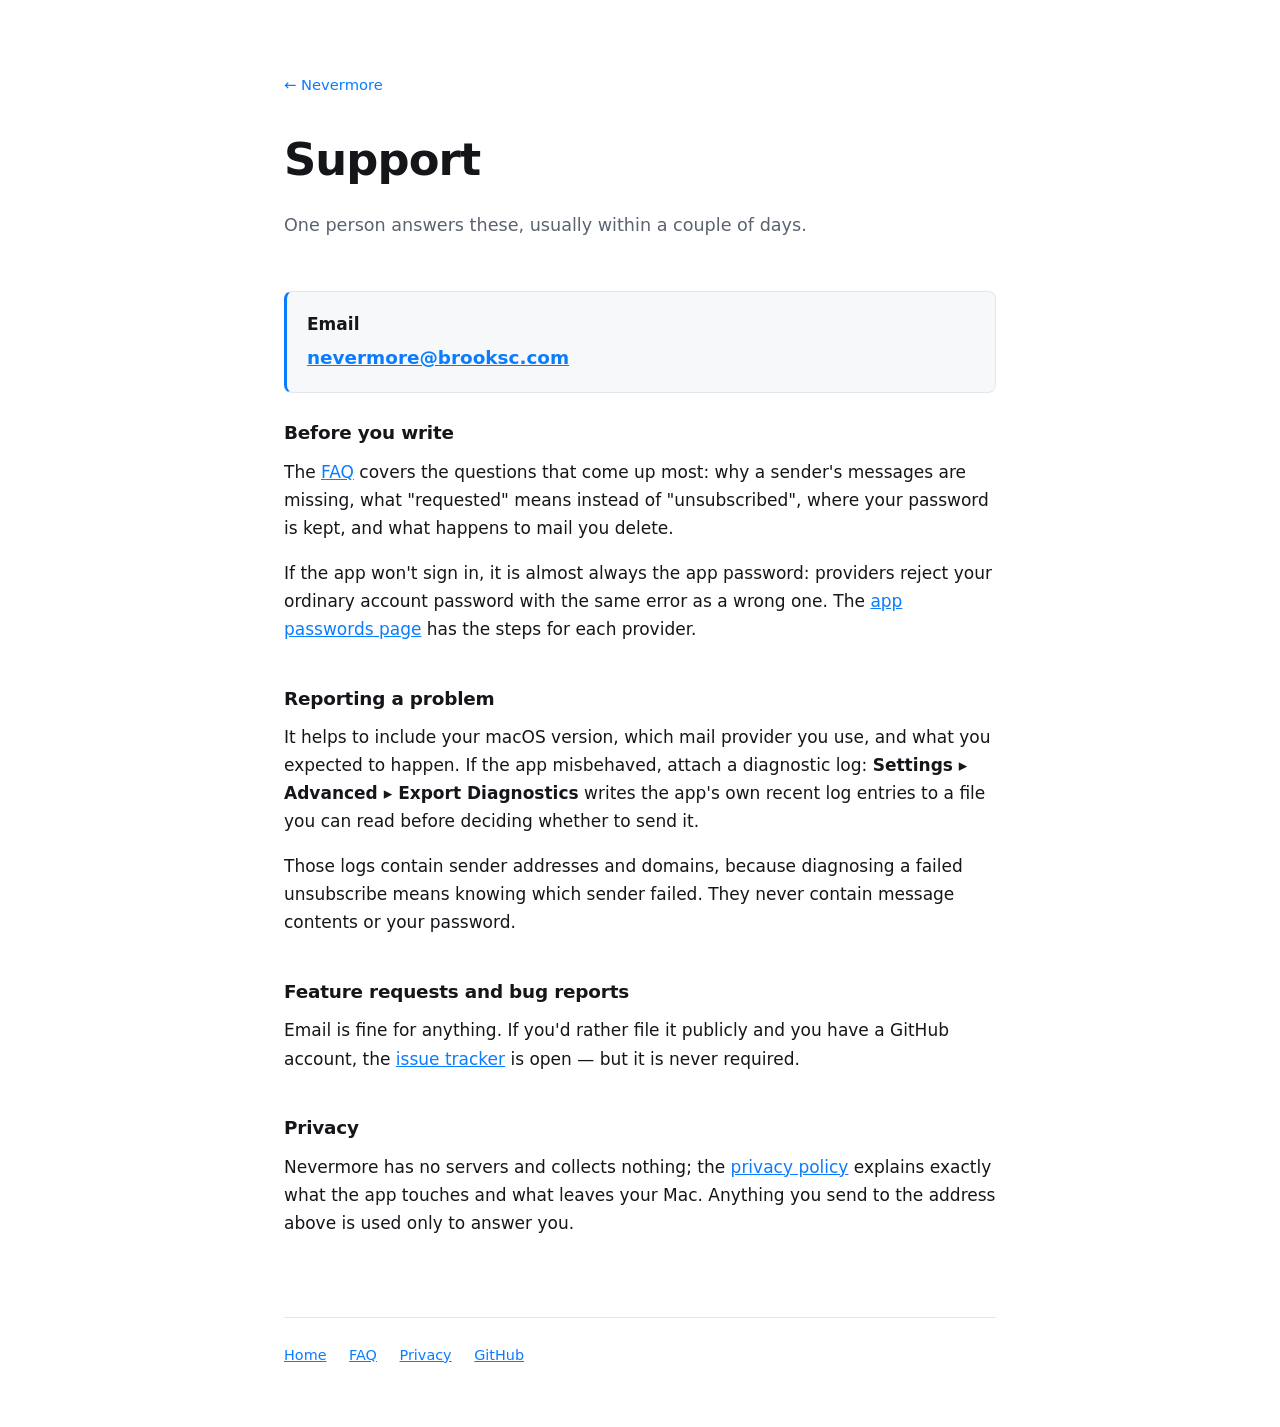
<file: docs/support.html>
<!DOCTYPE html>
<html lang="en">
<head>
<meta charset="utf-8">
<meta name="viewport" content="width=device-width, initial-scale=1">
<title>Nevermore — Support</title>
<meta name="description" content="How to get help with Nevermore: email support, answers to common questions, and how to send a diagnostic log.">
<style>
  :root {
    --ink: #14161a; --muted: #5b6270; --line: #e3e6ec;
    --brand: #0a7cff; --bg: #fff; --panel: #f7f8fa;
  }
  @media (prefers-color-scheme: dark) {
    :root { --ink: #e9ecf1; --muted: #9aa3b2; --line: #2a2f3a; --bg: #101216; --panel: #171a20; }
  }
  * { box-sizing: border-box; }
  body {
    margin: 0; background: var(--bg); color: var(--ink);
    font: 17px/1.65 -apple-system, BlinkMacSystemFont, "SF Pro Text", "Segoe UI", system-ui, sans-serif;
    -webkit-font-smoothing: antialiased;
  }
  .wrap { max-width: 760px; margin: 0 auto; padding: 0 24px; }
  h1 { font-size: clamp(2rem, 5vw, 2.8rem); letter-spacing: -0.02em; margin: 0 0 .3em; }
  h2 { font-size: 1.15rem; margin: 2.2em 0 .5em; letter-spacing: -0.01em; }
  h2:first-of-type { margin-top: 1.4em; }
  p { margin: 0 0 1em; }
  a { color: var(--brand); }
  header { padding: 70px 0 10px; }
  .lede { color: var(--muted); font-size: 1.1rem; }
  .back { display: inline-block; margin-bottom: 26px; font-size: .92rem; text-decoration: none; }
  code {
    font: .88em ui-monospace, SFMono-Regular, Menlo, monospace;
    background: var(--panel); border: 1px solid var(--line);
    border-radius: 5px; padding: 1px 5px;
  }
  ul { margin: 0 0 1em; padding-left: 1.3em; }
  li { margin-bottom: .5em; }
  .contact {
    background: var(--panel); border: 1px solid var(--line);
    border-left: 3px solid var(--brand); border-radius: 8px;
    padding: 18px 20px; margin: 1.4em 0;
  }
  .contact a { font-size: 1.15rem; font-weight: 600; }
  footer { margin: 80px 0 60px; padding-top: 26px; border-top: 1px solid var(--line); font-size: .9rem; color: var(--muted); }
  footer a { margin-right: 18px; }
</style>
</head>
<body>
<div class="wrap">

<header>
  <a class="back" href="./">← Nevermore</a>
  <h1>Support</h1>
  <p class="lede">One person answers these, usually within a couple of days.</p>
</header>

<div class="contact">
  <p style="margin:0 0 .3em"><strong>Email</strong></p>
  <p style="margin:0"><a href="mailto:nevermore@brooksc.com">nevermore@brooksc.com</a></p>
</div>

<h2>Before you write</h2>
<p>
  The <a href="faq.html">FAQ</a> covers the questions that come up most: why a
  sender's messages are missing, what "requested" means instead of
  "unsubscribed", where your password is kept, and what happens to mail you
  delete.
</p>
<p>
  If the app won't sign in, it is almost always the app password: providers
  reject your ordinary account password with the same error as a wrong one. The
  <a href="app-passwords.html">app passwords page</a> has the steps for each
  provider.
</p>

<h2>Reporting a problem</h2>
<p>
  It helps to include your macOS version, which mail provider you use, and what
  you expected to happen. If the app misbehaved, attach a diagnostic log:
  <strong>Settings ▸ Advanced ▸ Export Diagnostics</strong> writes the app's own
  recent log entries to a file you can read before deciding whether to send it.
</p>
<p>
  Those logs contain sender addresses and domains, because diagnosing a failed
  unsubscribe means knowing which sender failed. They never contain message
  contents or your password.
</p>

<h2>Feature requests and bug reports</h2>
<p>
  Email is fine for anything. If you'd rather file it publicly and you have a
  GitHub account, the
  <a href="https://github.com/brooksc/Nevermore/issues">issue tracker</a> is
  open — but it is never required.
</p>

<h2>Privacy</h2>
<p>
  Nevermore has no servers and collects nothing; the
  <a href="privacy.html">privacy policy</a> explains exactly what the app
  touches and what leaves your Mac. Anything you send to the address above is
  used only to answer you.
</p>

<footer>
  <a href="./">Home</a>
  <a href="faq.html">FAQ</a>
  <a href="privacy.html">Privacy</a>
  <a href="https://github.com/brooksc/Nevermore">GitHub</a>
</footer>

</div>
</body>
</html>
</file>
<file: docs/app-password.css>
/* Shared by the app-password help pages. The rest of the site inlines its
   styles, but seven pages sharing one set of rules would mean seven copies to
   keep in step. Values match faq.html and support.html. */
:root {
  --ink: #14161a; --muted: #5b6270; --line: #e3e6ec;
  --brand: #0a7cff; --bg: #fff; --panel: #f7f8fa;
}
@media (prefers-color-scheme: dark) {
  :root { --ink: #e9ecf1; --muted: #9aa3b2; --line: #2a2f3a; --bg: #101216; --panel: #171a20; }
}
* { box-sizing: border-box; }
body {
  margin: 0; background: var(--bg); color: var(--ink);
  font: 17px/1.65 -apple-system, BlinkMacSystemFont, "SF Pro Text", "Segoe UI", system-ui, sans-serif;
  -webkit-font-smoothing: antialiased;
}
.wrap { max-width: 760px; margin: 0 auto; padding: 0 24px; }
h1 { font-size: clamp(1.8rem, 4.5vw, 2.5rem); letter-spacing: -0.02em; margin: 0 0 .3em; }
h2 { font-size: 1.15rem; margin: 2.2em 0 .5em; letter-spacing: -0.01em; }
h2:first-of-type { margin-top: 1.4em; }
p { margin: 0 0 1em; }
a { color: var(--brand); }
header { padding: 70px 0 10px; }
.lede { color: var(--muted); font-size: 1.1rem; }
.back { display: inline-block; margin-bottom: 26px; font-size: .92rem; text-decoration: none; }
code {
  font: .88em ui-monospace, SFMono-Regular, Menlo, monospace;
  background: var(--panel); border: 1px solid var(--line);
  border-radius: 5px; padding: 1px 5px;
}
ol, ul { margin: 0 0 1em; padding-left: 1.4em; }
li { margin-bottom: .55em; }
ol li::marker { font-weight: 600; color: var(--muted); }
.note {
  background: var(--panel); border: 1px solid var(--line);
  border-left: 3px solid var(--brand); border-radius: 8px;
  padding: 14px 16px; margin: 1.2em 0; font-size: .95rem;
}
.providers { list-style: none; padding: 0; }
.providers li { padding: 12px 0; border-bottom: 1px solid var(--line); }
.providers a { font-weight: 600; text-decoration: none; }
.providers span { display: block; color: var(--muted); font-size: .93rem; }
.stamp { color: var(--muted); font-size: .9rem; margin-top: 2.4em; }
footer { margin: 80px 0 60px; padding-top: 26px; border-top: 1px solid var(--line); font-size: .9rem; color: var(--muted); }
footer a { margin-right: 18px; }
</file>
